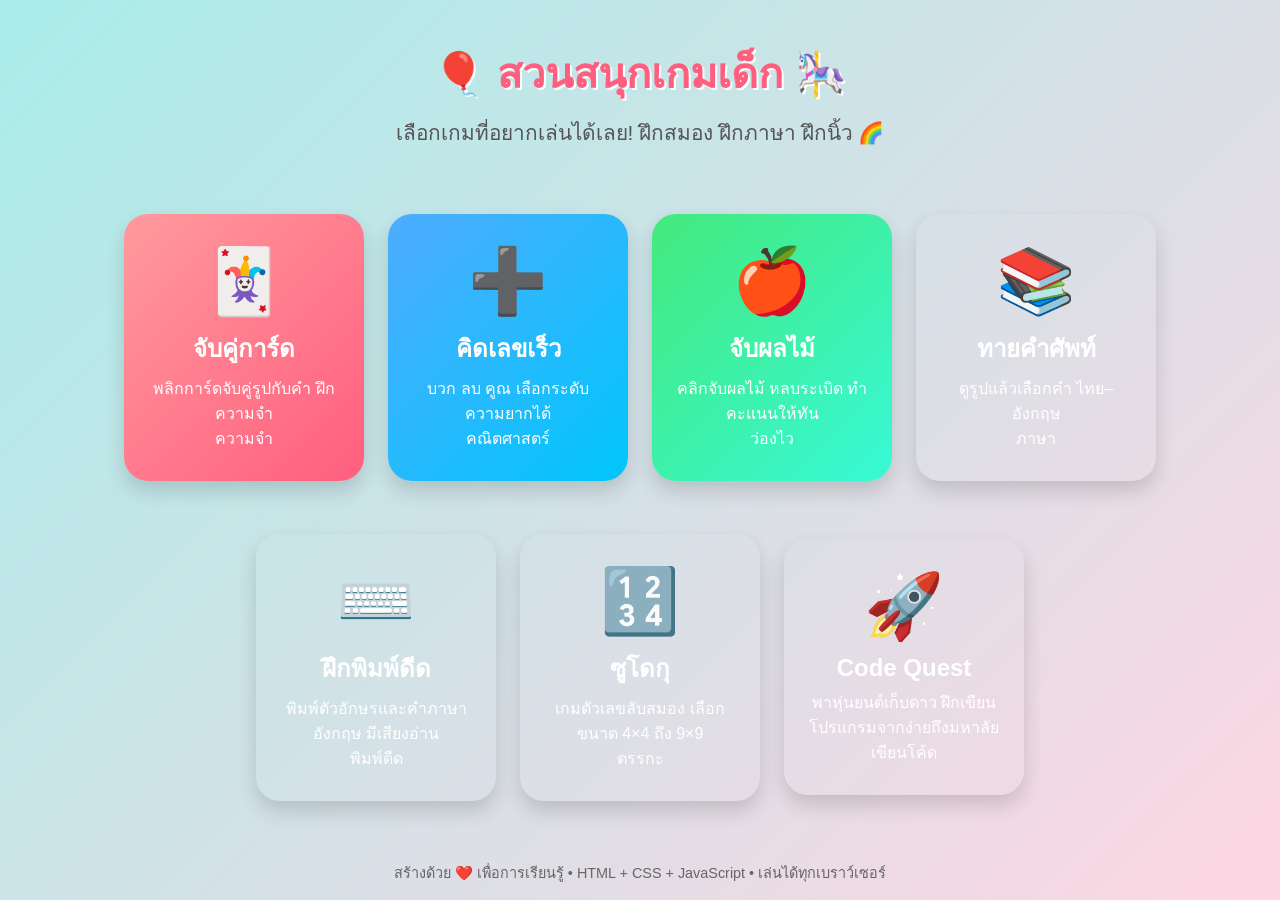
<file: index.html>
<!DOCTYPE html>
<!--
  index.html = หน้าแรก (หน้าเมนู) ของเว็บรวมเกมเด็ก
  เด็กๆ เลือกเกมที่อยากเล่นได้จากการ์ดด้านล่าง
-->
<html lang="th">
<head>
  <meta charset="UTF-8" />
  <meta name="viewport" content="width=device-width, initial-scale=1.0" />
  <title>สวนสนุกเกมเด็ก 🎈 รวมเกมฝึกสมอง</title>
  <meta name="description" content="เว็บรวมเกมฝึกสมองสำหรับเด็ก เล่นได้ฟรีบนเบราว์เซอร์ ทั้งจับคู่ คิดเลข ทายคำศัพท์ พิมพ์ดีด และซูโดกุ" />
  <link rel="stylesheet" href="css/style.css" />
</head>

<body class="home">

  <header class="hero">
    <h1>🎈 สวนสนุกเกมเด็ก 🎠</h1>
    <p class="subtitle">เลือกเกมที่อยากเล่นได้เลย! ฝึกสมอง ฝึกภาษา ฝึกนิ้ว 🌈</p>
  </header>

  <main class="menu">

    <a class="game-card color-1" href="games/memory.html">
      <div class="game-icon">🃏</div>
      <h2>จับคู่การ์ด</h2>
      <p>พลิกการ์ดจับคู่รูปกับคำ ฝึกความจำ</p>
      <span class="tag">ความจำ</span>
    </a>

    <a class="game-card color-2" href="games/math.html">
      <div class="game-icon">➕</div>
      <h2>คิดเลขเร็ว</h2>
      <p>บวก ลบ คูณ เลือกระดับความยากได้</p>
      <span class="tag">คณิตศาสตร์</span>
    </a>

    <a class="game-card color-3" href="games/catch.html">
      <div class="game-icon">🍎</div>
      <h2>จับผลไม้</h2>
      <p>คลิกจับผลไม้ หลบระเบิด ทำคะแนนให้ทัน</p>
      <span class="tag">ว่องไว</span>
    </a>

    <a class="game-card color-4" href="games/quiz.html">
      <div class="game-icon">📚</div>
      <h2>ทายคำศัพท์</h2>
      <p>ดูรูปแล้วเลือกคำ ไทย–อังกฤษ</p>
      <span class="tag">ภาษา</span>
    </a>

    <a class="game-card color-5" href="games/typing.html">
      <div class="game-icon">⌨️</div>
      <h2>ฝึกพิมพ์ดีด</h2>
      <p>พิมพ์ตัวอักษรและคำภาษาอังกฤษ มีเสียงอ่าน</p>
      <span class="tag">พิมพ์ดีด</span>
    </a>

    <a class="game-card color-6" href="games/sudoku.html">
      <div class="game-icon">🔢</div>
      <h2>ซูโดกุ</h2>
      <p>เกมตัวเลขลับสมอง เลือกขนาด 4×4 ถึง 9×9</p>
      <span class="tag">ตรรกะ</span>
    </a>

    <a class="game-card color-7" href="games/codequest.html">
      <div class="game-icon">🚀</div>
      <h2>Code Quest</h2>
      <p>พาหุ่นยนต์เก็บดาว ฝึกเขียนโปรแกรมจากง่ายถึงมหาลัย</p>
      <span class="tag">เขียนโค้ด</span>
    </a>

  </main>

  <footer class="footer">
    <p>สร้างด้วย ❤️ เพื่อการเรียนรู้ • HTML + CSS + JavaScript • เล่นได้ทุกเบราว์เซอร์</p>
  </footer>

</body>
</html>
</file>
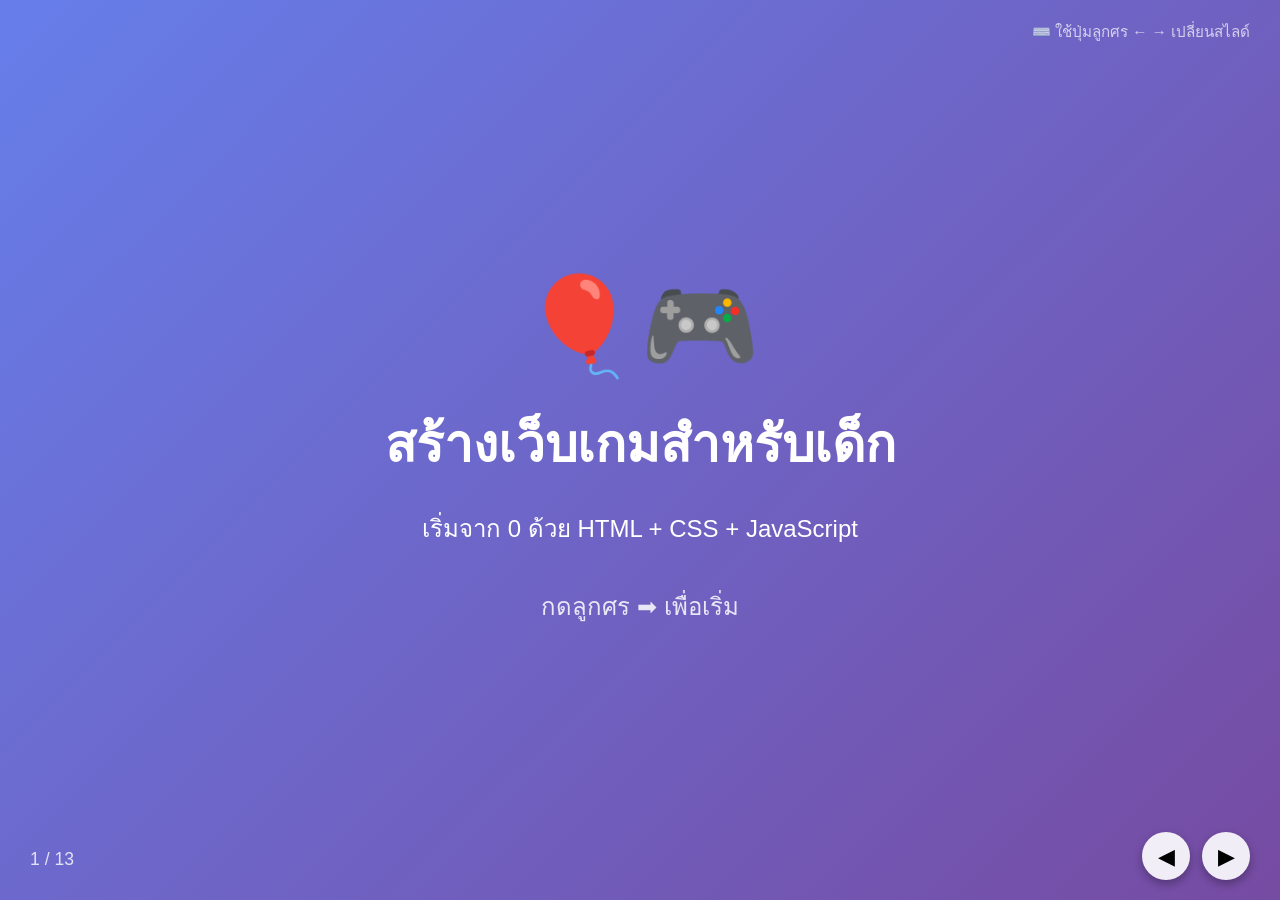
<file: presentation.html>
<!DOCTYPE html>
<!--
  presentation.html = สไลด์นำเสนอสำหรับสอน (ไฟล์เดียวจบ ไม่ต้องลงอะไร)
  วิธีใช้: ดับเบิลคลิกเปิดในเบราว์เซอร์ แล้วกดลูกศร ซ้าย/ขวา เพื่อเปลี่ยนสไลด์
-->
<html lang="th">
<head>
  <meta charset="UTF-8" />
  <meta name="viewport" content="width=device-width, initial-scale=1.0" />
  <title>สไลด์สอน: สร้างเว็บเกมเด็ก</title>
  <style>
    * { margin: 0; padding: 0; box-sizing: border-box; }
    body {
      font-family: "Comic Sans MS", "Segoe UI", "Tahoma", sans-serif;
      background: #1e1e2e;
      color: #fff;
      overflow: hidden;
    }

    /* พื้นที่แสดงสไลด์ */
    .slide {
      display: none;               /* ซ่อนทุกสไลด์ไว้ก่อน */
      width: 100vw;
      height: 100vh;
      padding: 60px 80px;
      flex-direction: column;
      justify-content: center;
      background: linear-gradient(135deg, #667eea 0%, #764ba2 100%);
    }
    .slide.active { display: flex; } /* โชว์เฉพาะสไลด์ที่ active */

    .slide h1 { font-size: 3.2rem; margin-bottom: 20px; }
    .slide h2 { font-size: 2.4rem; margin-bottom: 24px; color: #ffe08a; }
    .slide p, .slide li { font-size: 1.5rem; line-height: 2; }
    .slide ul { margin-left: 40px; }
    .slide .big-emoji { font-size: 6rem; margin-bottom: 20px; }

    .center { align-items: center; text-align: center; }

    code {
      background: rgba(0,0,0,0.35);
      padding: 3px 10px;
      border-radius: 6px;
      font-size: 1.3rem;
      color: #a6f0c6;
    }

    pre {
      background: rgba(0,0,0,0.4);
      padding: 20px 26px;
      border-radius: 12px;
      font-size: 1.15rem;
      line-height: 1.6;
      margin-top: 16px;
      overflow-x: auto;
      color: #a6f0c6;
    }

    /* กล่องเปรียบเทียบ 3 ภาษา */
    .cards { display: flex; gap: 24px; margin-top: 30px; }
    .card-box {
      flex: 1;
      background: rgba(255,255,255,0.15);
      border-radius: 16px;
      padding: 26px;
      text-align: center;
    }
    .card-box .big-emoji { font-size: 3.5rem; margin-bottom: 10px; }
    .card-box h3 { font-size: 1.6rem; margin-bottom: 10px; color: #ffe08a; }
    .card-box p { font-size: 1.15rem; }

    /* แถบควบคุมด้านล่าง */
    .controls {
      position: fixed;
      bottom: 20px;
      right: 30px;
      display: flex;
      gap: 12px;
      align-items: center;
      z-index: 10;
    }
    .controls button {
      background: rgba(255,255,255,0.9);
      border: none;
      width: 48px; height: 48px;
      border-radius: 50%;
      font-size: 1.4rem;
      cursor: pointer;
      box-shadow: 0 4px 10px rgba(0,0,0,0.3);
    }
    .page-num {
      position: fixed;
      bottom: 30px;
      left: 30px;
      font-size: 1.1rem;
      opacity: 0.8;
    }
    .hint {
      position: fixed;
      top: 20px;
      right: 30px;
      font-size: 0.95rem;
      opacity: 0.7;
    }
  </style>
</head>
<body>

  <!-- ================= สไลด์ 1: หน้าปก ================= -->
  <section class="slide active center">
    <div class="big-emoji">🎈🎮</div>
    <h1>สร้างเว็บเกมสำหรับเด็ก</h1>
    <p>เริ่มจาก 0 ด้วย HTML + CSS + JavaScript</p>
    <p style="margin-top:30px; opacity:0.85;">กดลูกศร ➡ เพื่อเริ่ม</p>
  </section>

  <!-- ================= สไลด์ 2: เว็บคืออะไร ================= -->
  <section class="slide">
    <h2>เว็บไซต์ คืออะไร?</h2>
    <p>เว็บไซต์ = หน้าเอกสารที่เปิดดูผ่าน "เบราว์เซอร์" (Chrome, Edge)</p>
    <p style="margin-top:20px;">เว็บ 1 หน้า ประกอบด้วย 3 ส่วนหลัก เหมือนสร้างตุ๊กตา 1 ตัว 👇</p>
  </section>

  <!-- ================= สไลด์ 3: 3 ภาษาของเว็บ ================= -->
  <section class="slide">
    <h2>3 ส่วนของเว็บ</h2>
    <div class="cards">
      <div class="card-box">
        <div class="big-emoji">🦴</div>
        <h3>HTML</h3>
        <p>โครงกระดูก<br/>กำหนดว่ามีอะไรบ้าง</p>
      </div>
      <div class="card-box">
        <div class="big-emoji">👕</div>
        <h3>CSS</h3>
        <p>เสื้อผ้า<br/>กำหนดสีและหน้าตา</p>
      </div>
      <div class="card-box">
        <div class="big-emoji">🧠</div>
        <h3>JavaScript</h3>
        <p>สมอง<br/>ทำให้ขยับและโต้ตอบได้</p>
      </div>
    </div>
  </section>

  <!-- ================= สไลด์ 4: เตรียมเครื่องมือ ================= -->
  <section class="slide">
    <h2>🛠️ เตรียมเครื่องมือ</h2>
    <ul>
      <li>เบราว์เซอร์ (มีอยู่แล้วในเครื่อง)</li>
      <li>โปรแกรมแก้ไขข้อความ — แนะนำ <code>Visual Studio Code</code> (ฟรี)</li>
    </ul>
    <p style="margin-top:24px;">✅ ไม่ต้องติดตั้งภาษาหรือเซิร์ฟเวอร์ใด ๆ เบราว์เซอร์อ่านได้เอง</p>
  </section>

  <!-- ================= สไลด์ 5: โครงสร้างโฟลเดอร์ ================= -->
  <section class="slide">
    <h2>📁 โครงสร้างโปรเจกต์</h2>
    <pre>kids-game-web/
├── index.html        ← หน้าเมนูเลือกเกม
├── css/style.css     ← ไฟล์แต่งหน้าตา
├── js/               ← สมองของแต่ละเกม
│   ├── memory.js
│   ├── math.js
│   └── catch.js
└── games/            ← หน้าเว็บแต่ละเกม
    ├── memory.html
    ├── math.html
    └── catch.html</pre>
  </section>

  <!-- ================= สไลด์ 6: HTML ตัวอย่าง ================= -->
  <section class="slide">
    <h2>🦴 HTML — โครงสร้าง</h2>
    <p>เขียนด้วย "แท็ก" ในเครื่องหมาย &lt; &gt; ส่วนใหญ่มาเป็นคู่ เปิด-ปิด</p>
    <pre>&lt;h1&gt;หัวข้อใหญ่&lt;/h1&gt;
&lt;p&gt;ย่อหน้าข้อความ&lt;/p&gt;
&lt;button&gt;ปุ่มกดได้&lt;/button&gt;</pre>
  </section>

  <!-- ================= สไลด์ 7: CSS ตัวอย่าง ================= -->
  <section class="slide">
    <h2>👕 CSS — ความสวยงาม</h2>
    <p>เลือก element แล้วบอกว่าอยากให้หน้าตาเป็นแบบไหน</p>
    <pre>h1 {
  color: red;        /* สีตัวอักษร */
  font-size: 40px;   /* ขนาด */
}</pre>
  </section>

  <!-- ================= สไลด์ 8: JavaScript ตัวอย่าง ================= -->
  <section class="slide">
    <h2>🧠 JavaScript — การโต้ตอบ</h2>
    <p>หลักการ 3 ขั้น: หา element → รอเหตุการณ์ → เปลี่ยนหน้าเว็บ</p>
    <pre>const btn = document.getElementById("start");

btn.addEventListener("click", function () {
  score = score + 1;   // เพิ่มคะแนน
});</pre>
  </section>

  <!-- ================= สไลด์ 9: เกมทั้ง 3 ================= -->
  <section class="slide">
    <h2>🎮 เกมทั้ง 3 ที่เราสร้าง</h2>
    <div class="cards">
      <div class="card-box">
        <div class="big-emoji">🃏</div>
        <h3>จับคู่การ์ด</h3>
        <p>พลิกหาคู่ที่เหมือนกัน ฝึกความจำ</p>
      </div>
      <div class="card-box">
        <div class="big-emoji">➕</div>
        <h3>บวกเลข</h3>
        <p>เลือกคำตอบที่ถูก ฝึกคิดเลข</p>
      </div>
      <div class="card-box">
        <div class="big-emoji">🍎</div>
        <h3>จับผลไม้</h3>
        <p>คลิกให้ทันเวลา ฝึกปฏิกิริยา</p>
      </div>
    </div>
  </section>

  <!-- ================= สไลด์ 10: วิธีเปิดเว็บ ================= -->
  <section class="slide">
    <h2>▶️ วิธีเปิดดูผลงาน</h2>
    <ul>
      <li><b>ง่ายสุด:</b> ดับเบิลคลิกไฟล์ <code>index.html</code></li>
      <li><b>มืออาชีพ:</b> ใช้ VS Code + ส่วนขยาย <code>Live Server</code></li>
    </ul>
    <p style="margin-top:24px;">แล้วเว็บจะเปิดในเบราว์เซอร์ พร้อมให้เล่นทันที!</p>
  </section>

  <!-- ================= สไลด์ 11: ต่อยอด ================= -->
  <section class="slide">
    <h2>🚀 ลองต่อยอด</h2>
    <ul>
      <li>🟢 เปลี่ยนสี เปลี่ยนรูปสัตว์/ผลไม้</li>
      <li>🟡 เพิ่มเวลา ทำโจทย์เลขให้ยากขึ้น</li>
      <li>🔴 เพิ่มเกมใหม่ เก็บ High Score</li>
    </ul>
    <p style="margin-top:24px;">อ่านรายละเอียดเพิ่มในไฟล์ <code>MANUAL.md</code></p>
  </section>

  <!-- ================= สไลด์ 12: นำขึ้นออนไลน์ ================= -->
  <section class="slide">
    <h2>🌐 นำเว็บขึ้นออนไลน์ (ฟรี)</h2>
    <p>เว็บเราเป็น "เว็บนิ่ง" นำขึ้นโฮสต์ฟรีได้ง่ายมาก เพื่อให้ได้ URL แชร์ได้</p>
    <ul>
      <li><b>Netlify</b> — ง่ายสุด ลากโฟลเดอร์ไปวาง (ฟรี)</li>
      <li><b>GitHub Pages</b> — ฟรี เก็บโค้ดไปด้วย</li>
      <li><b>Vercel / Cloudflare Pages</b> — ฟรี</li>
      <li><b>Azure Static Web Apps</b> — คลาวด์ Microsoft (มีแผน Free)</li>
      <li><b>AWS S3 / Amplify</b> — คลาวด์ Amazon (ถูกมาก)</li>
    </ul>
    <p style="margin-top:20px;">รายละเอียดทีละขั้นในไฟล์ <code>DEPLOY.md</code></p>
  </section>

  <!-- ================= สไลด์ 13: จบ ================= -->
  <section class="slide center">
    <div class="big-emoji">🎉</div>
    <h1>ขอบคุณครับ/ค่ะ</h1>
    <p>ตอนนี้คุณสร้างเว็บเกมเป็นแล้ว และพร้อมสอนคนอื่นต่อได้เลย!</p>
  </section>

  <!-- แถบบอกวิธีใช้และปุ่มควบคุม -->
  <div class="hint">⌨️ ใช้ปุ่มลูกศร ← → เปลี่ยนสไลด์</div>
  <div class="page-num"><span id="current">1</span> / <span id="total">12</span></div>
  <div class="controls">
    <button id="prev">◀</button>
    <button id="next">▶</button>
  </div>

  <script>
    // ===== สคริปต์ควบคุมการเปลี่ยนสไลด์ =====
    const slides = document.querySelectorAll(".slide");
    const currentText = document.getElementById("current");
    const totalText = document.getElementById("total");
    let index = 0;                       // สไลด์ที่กำลังแสดง (เริ่มที่ 0)

    totalText.textContent = slides.length;

    // ฟังก์ชันแสดงสไลด์ตามหมายเลข
    function showSlide(n) {
      // วนไม่ให้เกินขอบเขต
      if (n < 0) n = 0;
      if (n > slides.length - 1) n = slides.length - 1;
      index = n;

      // ซ่อนทุกสไลด์ แล้วโชว์เฉพาะอันที่เลือก
      slides.forEach((s) => s.classList.remove("active"));
      slides[index].classList.add("active");
      currentText.textContent = index + 1;
    }

    // ปุ่มถัดไป / ก่อนหน้า
    document.getElementById("next").addEventListener("click", () => showSlide(index + 1));
    document.getElementById("prev").addEventListener("click", () => showSlide(index - 1));

    // ใช้คีย์บอร์ดลูกศรควบคุมได้ด้วย
    document.addEventListener("keydown", (e) => {
      if (e.key === "ArrowRight") showSlide(index + 1);
      if (e.key === "ArrowLeft") showSlide(index - 1);
    });
  </script>
</body>
</html>
</file>
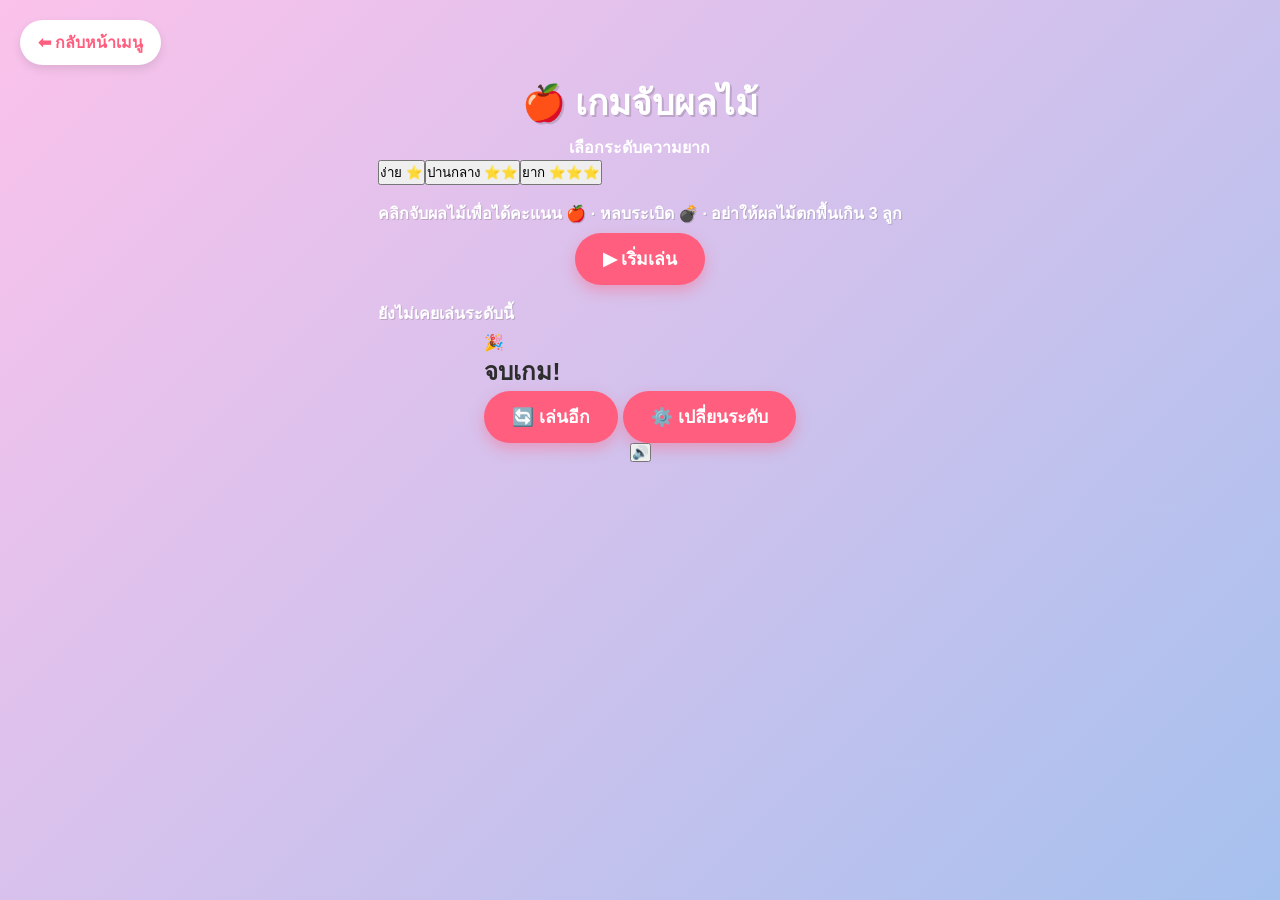
<file: css/catch.html>
<!DOCTYPE html>
<!-- เกมจับผลไม้ - คลิกจับผลไม้ หลบระเบิด มีระดับความยากและชีวิต -->
<html lang="th">
<head>
  <meta charset="UTF-8" />
  <meta name="viewport" content="width=device-width, initial-scale=1.0" />
  <title>เกมจับผลไม้ 🍎</title>
  <link rel="stylesheet" href="../css/style.css" />
</head>

<body class="game-page">

  <a class="back-btn" href="../index.html">⬅ กลับหน้าเมนู</a>
  <h1 class="game-title">🍎 เกมจับผลไม้</h1>

  <!-- ===== หน้าตั้งค่า ===== -->
  <section id="setup">
    <p style="text-align:center;color:#fff;font-weight:bold;">เลือกระดับความยาก</p>
    <div class="option-row" id="levelRow"></div>
    <p class="message" style="font-size:1rem;color:#fff;">
      คลิกจับผลไม้เพื่อได้คะแนน 🍎 · หลบระเบิด 💣 · อย่าให้ผลไม้ตกพื้นเกิน 3 ลูก
    </p>
    <div style="text-align:center;">
      <button class="btn" id="startBtn">▶ เริ่มเล่น</button>
    </div>
    <p class="message" id="bestText" style="font-size:1rem;"></p>
  </section>

  <!-- ===== หน้าเล่น ===== -->
  <section id="play" style="display:none;flex-direction:column;align-items:center;width:100%;">
    <div class="status-bar">
      <span>⭐ คะแนน: <span id="score">0</span></span>
      <span>⏱️ เวลา: <span id="time">40</span></span>
      <span class="hearts" id="hearts">❤️❤️❤️</span>
    </div>
    <div class="catch-area" id="area"></div>
  </section>

  <!-- ===== ผลลัพธ์ ===== -->
  <div class="modal" id="modal">
    <div class="modal-box">
      <div class="modal-emoji" id="modalEmoji">🎉</div>
      <h2 id="modalTitle">จบเกม!</h2>
      <p id="modalText"></p>
      <div class="modal-stars" id="modalStars"></div>
      <div class="modal-buttons">
        <button class="btn" id="againBtn">🔄 เล่นอีก</button>
        <button class="btn btn-ghost" id="menuBtn">⚙️ เปลี่ยนระดับ</button>
      </div>
    </div>
  </div>

  <script src="../js/common.js"></script>
  <script src="../js/catch.js"></script>
</body>
</html>
</file>
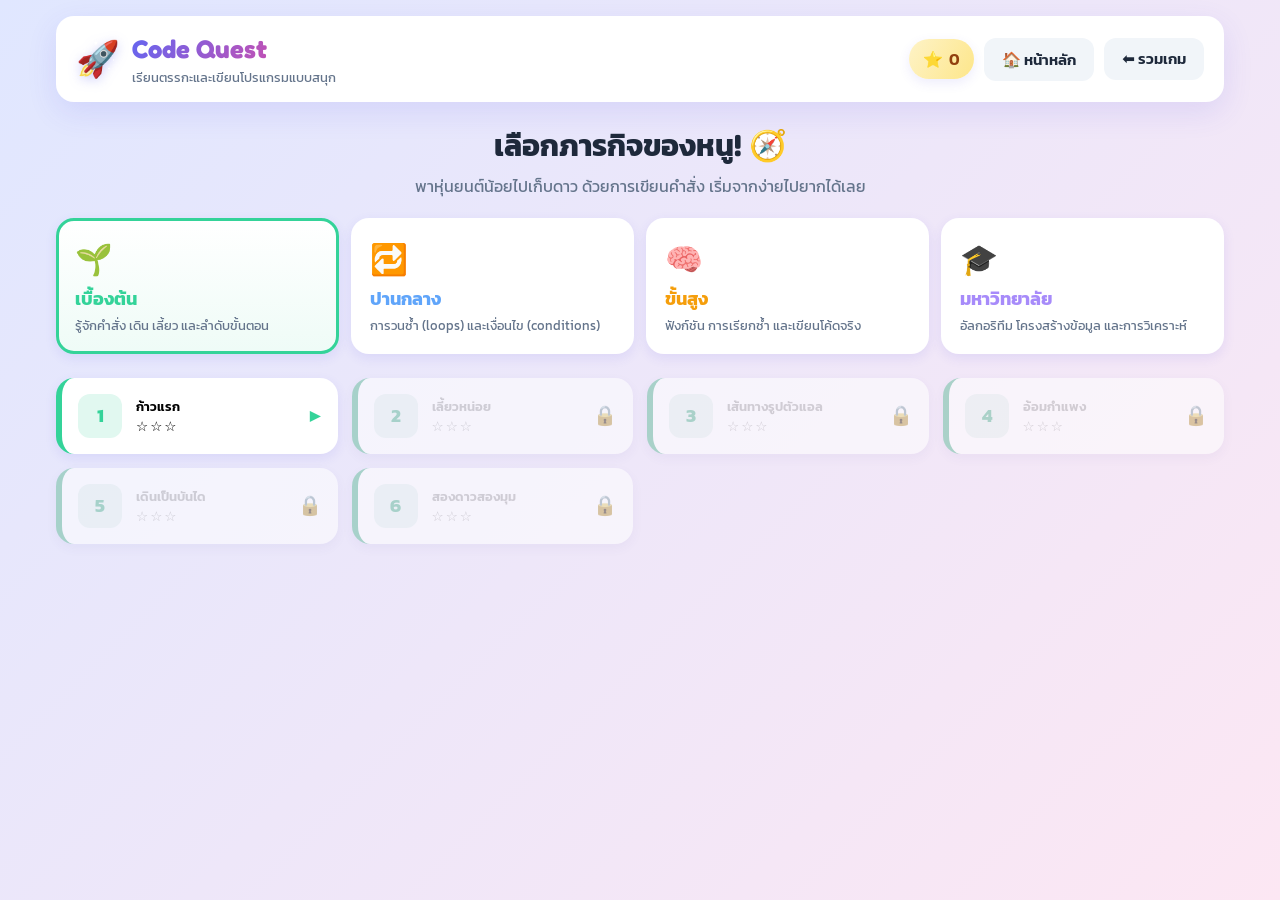
<file: css/codequest.html>
<!DOCTYPE html>
<html lang="th">
<head>
  <meta charset="UTF-8" />
  <meta name="viewport" content="width=device-width, initial-scale=1.0" />
  <meta name="description" content="Code Quest - เกมสอนตรรกะและการเขียนโปรแกรมสำหรับเด็ก ตั้งแต่ระดับเบื้องต้นถึงมหาวิทยาลัย" />
  <meta property="og:title" content="Code Quest 🚀 เกมสอนเขียนโปรแกรมสำหรับเด็ก" />
  <meta property="og:description" content="พาหุ่นยนต์เก็บดาวด้วยการเขียนคำสั่ง เรียนตรรกะและโค้ดตั้งแต่เบื้องต้นถึงมหาวิทยาลัย" />
  <title>Code Quest 🚀 เกมสอนเขียนโปรแกรมสำหรับเด็ก</title>
  <link rel="preconnect" href="https://fonts.googleapis.com" />
  <link rel="preconnect" href="https://fonts.gstatic.com" crossorigin />
  <link href="https://fonts.googleapis.com/css2?family=Fredoka:wght@400;500;600;700&family=Kanit:wght@300;400;500;600;700&family=Fira+Code:wght@400;500;600&display=swap" rel="stylesheet" />
  <style>
/* ===== Code Quest — Styles ===== */
:root {
  --bg: #eef2ff;
  --bg-grad-1: #e0e7ff;
  --bg-grad-2: #fce7f3;
  --panel: #ffffff;
  --ink: #1e293b;
  --ink-soft: #64748b;
  --primary: #6366f1;
  --primary-d: #4f46e5;
  --secondary: #14b8a6;
  --accent: #fbbf24;
  --danger: #ef4444;
  --ok: #22c55e;
  --warn: #f59e0b;
  --radius: 18px;
  --shadow: 0 10px 30px rgba(79, 70, 229, 0.12);
  --shadow-sm: 0 4px 12px rgba(79, 70, 229, 0.1);
}
* { box-sizing: border-box; margin: 0; padding: 0; }
body {
  font-family: "Kanit", "Fredoka", system-ui, sans-serif;
  color: var(--ink);
  background: linear-gradient(135deg, var(--bg-grad-1), var(--bg-grad-2));
  background-attachment: fixed;
  min-height: 100vh;
  line-height: 1.5;
}
.hidden { display: none !important; }
#app { max-width: 1200px; margin: 0 auto; padding: 16px; }
.app-header {
  display: flex; align-items: center; justify-content: space-between;
  gap: 12px; background: var(--panel); padding: 14px 20px;
  border-radius: var(--radius); box-shadow: var(--shadow);
  margin-bottom: 20px; flex-wrap: wrap;
}
.brand { display: flex; align-items: center; gap: 12px; }
.brand-logo { font-size: 2.2rem; filter: drop-shadow(0 3px 6px rgba(99,102,241,0.3)); animation: float 3s ease-in-out infinite; }
@keyframes float { 0%,100% { transform: translateY(0);} 50% { transform: translateY(-6px);} }
.brand-text h1 {
  font-family: "Fredoka","Kanit",sans-serif; font-size: 1.6rem; font-weight: 700;
  background: linear-gradient(120deg, var(--primary), #ec4899);
  -webkit-background-clip: text; background-clip: text; -webkit-text-fill-color: transparent;
}
.brand-text p { font-size: 0.82rem; color: var(--ink-soft); }
.header-actions { display: flex; align-items: center; gap: 10px; }
.stat-chip {
  display: flex; align-items: center; gap: 6px;
  background: linear-gradient(120deg,#fef3c7,#fde68a); color: #92400e;
  font-weight: 600; padding: 8px 14px; border-radius: 999px; box-shadow: var(--shadow-sm);
}
.btn {
  font-family: inherit; font-size: 0.95rem; font-weight: 600; border: none;
  border-radius: 12px; padding: 10px 18px; cursor: pointer;
  transition: transform 0.12s ease, box-shadow 0.12s ease, background 0.2s; color: #fff;
}
.btn:active { transform: scale(0.96); }
.btn:disabled { opacity: 0.45; cursor: not-allowed; }
.btn-primary { background: linear-gradient(120deg, var(--primary), var(--primary-d)); box-shadow: 0 6px 16px rgba(99,102,241,0.4); }
.btn-primary:hover:not(:disabled) { box-shadow: 0 8px 22px rgba(99,102,241,0.55); transform: translateY(-2px); }
.btn-secondary { background: linear-gradient(120deg, var(--secondary), #0d9488); box-shadow: 0 6px 16px rgba(20,184,166,0.35); }
.btn-ghost { background: #f1f5f9; color: var(--ink); }
.btn-ghost:hover:not(:disabled) { background: #e2e8f0; }
.btn-tiny { padding: 4px 10px; font-size: 0.78rem; border-radius: 8px; }
.hero { text-align: center; margin-bottom: 20px; }
.hero h2 { font-family: "Fredoka","Kanit",sans-serif; font-size: 1.9rem; margin-bottom: 6px; }
.hero-sub { color: var(--ink-soft); font-size: 1rem; }
.track-tabs { display: grid; grid-template-columns: repeat(4,1fr); gap: 12px; margin-bottom: 24px; }
.track-tab {
  --track-color: var(--primary); font-family: inherit; text-align: left;
  background: var(--panel); border: 3px solid transparent; border-radius: var(--radius);
  padding: 16px; cursor: pointer; transition: transform 0.15s, box-shadow 0.15s, border-color 0.15s;
  box-shadow: var(--shadow-sm); display: flex; flex-direction: column; gap: 4px;
}
.track-tab:hover { transform: translateY(-4px); box-shadow: var(--shadow); }
.track-tab.active { border-color: var(--track-color); background: linear-gradient(180deg,#fff, color-mix(in srgb, var(--track-color) 8%, #fff)); }
.tab-icon { font-size: 1.9rem; }
.tab-name { font-weight: 700; font-size: 1.1rem; color: var(--track-color); }
.tab-desc { font-size: 0.8rem; color: var(--ink-soft); }
.level-grid { display: grid; grid-template-columns: repeat(auto-fill, minmax(240px,1fr)); gap: 14px; }
.level-card {
  --track-color: var(--primary); font-family: inherit; text-align: left;
  display: flex; align-items: center; gap: 14px; background: var(--panel); border: none;
  border-radius: var(--radius); padding: 16px; cursor: pointer; box-shadow: var(--shadow-sm);
  transition: transform 0.15s, box-shadow 0.15s; border-left: 6px solid var(--track-color);
}
.level-card:hover:not(:disabled) { transform: translateY(-3px); box-shadow: var(--shadow); }
.level-card.locked { opacity: 0.55; cursor: not-allowed; filter: grayscale(0.5); }
.level-card.done { background: linear-gradient(180deg,#fff,#f0fdf4); }
.level-num {
  width: 44px; height: 44px; flex-shrink: 0; display: grid; place-items: center;
  border-radius: 12px; background: color-mix(in srgb, var(--track-color) 15%, #fff);
  color: var(--track-color); font-weight: 700; font-size: 1.2rem;
}
.level-info { flex: 1; }
.level-name { font-weight: 600; }
.level-stars { font-size: 0.85rem; letter-spacing: 2px; }
.go, .lock { font-size: 1.2rem; color: var(--track-color); }
.game-topbar {
  display: flex; align-items: center; justify-content: space-between; gap: 12px;
  background: var(--panel); padding: 12px 16px; border-radius: var(--radius);
  box-shadow: var(--shadow-sm); margin-bottom: 16px;
}
.level-title { display: flex; align-items: center; gap: 10px; flex: 1; justify-content: center; }
.level-title h2 { font-size: 1.15rem; }
.badge { color: #fff; font-size: 0.78rem; font-weight: 600; padding: 4px 12px; border-radius: 999px; }
.level-nav { display: flex; gap: 6px; }
.game-layout { display: grid; grid-template-columns: minmax(0,1fr) minmax(0,1.05fr); gap: 16px; align-items: start; }
.board-panel { background: var(--panel); border-radius: var(--radius); padding: 16px; box-shadow: var(--shadow); position: sticky; top: 12px; }
.board-wrap { width: 100%; display: flex; justify-content: center; background: linear-gradient(135deg,#f8fafc,#eef2ff); border-radius: 14px; padding: 10px; }
#board { width: 100%; max-width: 520px; height: auto; aspect-ratio: 1; border-radius: 10px; }
.board-controls { display: flex; align-items: center; gap: 8px; margin-top: 14px; flex-wrap: wrap; }
.speed-control { display: flex; align-items: center; gap: 6px; font-size: 0.82rem; color: var(--ink-soft); margin-left: auto; }
.speed-control input { accent-color: var(--primary); cursor: pointer; }
.message-bar { margin-top: 12px; padding: 0; border-radius: 12px; font-size: 0.9rem; max-height: 0; overflow: hidden; transition: max-height 0.25s, padding 0.25s; }
.message-bar.show { padding: 12px 14px; max-height: 400px; }
.message-bar.ok { background: #dcfce7; color: #166534; }
.message-bar.warn { background: #fef9c3; color: #854d0e; }
.message-bar.error { background: #fee2e2; color: #991b1b; }
.message-bar.info { background: #e0e7ff; color: #3730a3; }
.code-panel { display: flex; flex-direction: column; gap: 14px; }
.mission-card { background: var(--panel); border-radius: var(--radius); padding: 16px; box-shadow: var(--shadow-sm); border-top: 4px solid var(--primary); }
.mission-card h3 { font-size: 1.05rem; margin-bottom: 6px; }
.mission-goal { display: flex; align-items: center; justify-content: space-between; gap: 10px; margin-top: 10px; font-weight: 600; color: var(--primary-d); flex-wrap: wrap; }
.hint-toggle { cursor: pointer; color: var(--warn); font-size: 0.88rem; user-select: none; background: #fff7ed; padding: 4px 10px; border-radius: 999px; }
.hint-text { margin-top: 10px; padding: 10px 12px; background: #fffbeb; border-left: 3px solid var(--warn); border-radius: 8px; font-size: 0.88rem; color: #92400e; }
.editor { background: var(--panel); border-radius: var(--radius); padding: 16px; box-shadow: var(--shadow-sm); }
.block-editor { display: grid; grid-template-columns: 140px 1fr; gap: 14px; }
.palette h4, .program-head h4, .editor-head h4 { font-size: 0.92rem; margin-bottom: 10px; color: var(--ink-soft); }
.palette-list { display: flex; flex-direction: column; gap: 8px; }
.palette-block {
  font-family: inherit; display: flex; align-items: center; gap: 8px; padding: 10px 12px;
  border: none; border-radius: 12px; background: #eef2ff; color: var(--ink);
  font-weight: 500; font-size: 0.9rem; cursor: pointer; transition: transform 0.1s, background 0.15s; text-align: left;
}
.palette-block:hover { background: #e0e7ff; transform: translateX(3px); }
.palette-block.container { background: #fef3c7; }
.palette-block.container:hover { background: #fde68a; }
.blk-icon { font-size: 1.1rem; }
.program-head { display: flex; justify-content: space-between; align-items: center; }
.program-list, .slot-list { list-style: none; display: flex; flex-direction: column; gap: 8px; min-height: 40px; }
.empty-hint { color: var(--ink-soft); font-size: 0.9rem; padding: 20px; text-align: center; border: 2px dashed #cbd5e1; border-radius: 12px; }
.prog-block { background: #eef2ff; border-radius: 12px; overflow: hidden; animation: pop 0.18s ease; }
@keyframes pop { from { transform: scale(0.9); opacity: 0; } to { transform: scale(1); opacity: 1; } }
.prog-head { display: flex; align-items: center; gap: 8px; padding: 10px 12px; font-weight: 500; }
.blk-label { flex: 1; }
.repeat-counter { display: flex; align-items: center; gap: 4px; background: #fff; border-radius: 8px; padding: 2px; }
.repeat-counter button { width: 24px; height: 24px; border: none; border-radius: 6px; background: var(--primary); color: #fff; cursor: pointer; font-weight: 700; }
.repeat-counter span { min-width: 30px; text-align: center; font-weight: 600; font-size: 0.85rem; }
.blk-del { width: 24px; height: 24px; border: none; border-radius: 6px; background: #fecaca; color: #991b1b; cursor: pointer; font-size: 0.7rem; }
.blk-del:hover { background: var(--danger); color: #fff; }
.prog-body { padding: 0 10px 10px 22px; }
.prog-slot { background: rgba(255,255,255,0.6); border-radius: 10px; padding: 8px; margin-top: 6px; }
.slot-label { font-size: 0.78rem; color: var(--ink-soft); margin-bottom: 4px; font-weight: 600; }
.slot-empty { list-style: none; color: #94a3b8; font-size: 0.82rem; padding: 8px; text-align: center; border: 1.5px dashed #cbd5e1; border-radius: 8px; }
.slot-add-row { display: flex; gap: 5px; margin-top: 6px; flex-wrap: wrap; }
.mini-add { width: 30px; height: 30px; border: none; border-radius: 8px; background: #fff; cursor: pointer; font-size: 0.9rem; box-shadow: var(--shadow-sm); transition: transform 0.1s; }
.mini-add:hover { transform: scale(1.1); }
.editor-head { display: flex; justify-content: space-between; align-items: baseline; gap: 10px; flex-wrap: wrap; }
.editor-api { font-size: 0.75rem; color: var(--ink-soft); font-family: "Fira Code", monospace; }
#codeArea {
  width: 100%; min-height: 300px; margin-top: 10px; padding: 14px;
  border: 2px solid #e2e8f0; border-radius: 12px;
  font-family: "Fira Code","Consolas",monospace; font-size: 0.9rem; line-height: 1.6;
  color: #0f172a; background: #f8fafc; resize: vertical; tab-size: 2;
}
#codeArea:focus { outline: none; border-color: var(--primary); background: #fff; box-shadow: 0 0 0 4px rgba(99,102,241,0.12); }
.modal-overlay { position: fixed; inset: 0; background: rgba(30,41,59,0.6); backdrop-filter: blur(4px); display: grid; place-items: center; z-index: 50; animation: fade 0.2s; }
@keyframes fade { from { opacity: 0; } to { opacity: 1; } }
.modal { background: #fff; border-radius: 24px; padding: 36px 32px; text-align: center; max-width: 380px; width: 90%; box-shadow: 0 20px 60px rgba(0,0,0,0.3); animation: popIn 0.35s cubic-bezier(0.18,0.89,0.32,1.28); }
@keyframes popIn { from { transform: scale(0.6); opacity: 0; } to { transform: scale(1); opacity: 1; } }
.confetti { font-size: 3rem; animation: float 2s ease-in-out infinite; }
.modal h2 { font-family: "Fredoka","Kanit",sans-serif; font-size: 1.8rem; margin: 8px 0; color: var(--primary-d); }
.stars-earned { font-size: 2.6rem; margin: 12px 0; letter-spacing: 6px; animation: pop 0.5s 0.2s both; }
#winSubtitle { color: var(--ink-soft); margin-bottom: 20px; }
.modal-actions { display: flex; gap: 10px; justify-content: center; }
@media (max-width: 900px) {
  .game-layout { grid-template-columns: 1fr; }
  .board-panel { position: static; }
  .track-tabs { grid-template-columns: repeat(2,1fr); }
}
@media (max-width: 560px) {
  #app { padding: 10px; }
  .brand-text h1 { font-size: 1.3rem; }
  .brand-text p { display: none; }
  .track-tabs { grid-template-columns: 1fr; }
  .tab-desc { display: none; }
  .block-editor { grid-template-columns: 1fr; }
  .palette-list { flex-direction: row; flex-wrap: wrap; }
  .palette-block { flex: 1 1 auto; }
  .hero h2 { font-size: 1.4rem; }
  .level-title { flex-direction: column; gap: 2px; }
  .board-controls .btn { flex: 1 1 auto; padding: 10px 12px; font-size: 0.85rem; }
  .speed-control { width: 100%; margin-left: 0; justify-content: space-between; }
}
  </style>
</head>
<body>
  <div id="app">
    <header class="app-header">
      <div class="brand">
        <span class="brand-logo" aria-hidden="true">🚀</span>
        <div class="brand-text">
          <h1>Code Quest</h1>
          <p>เรียนตรรกะและเขียนโปรแกรมแบบสนุก</p>
        </div>
      </div>
      <div class="header-actions">
        <div class="stat-chip" title="คะแนนดาวรวม">
          <span aria-hidden="true">⭐</span>
          <span id="totalStars">0</span>
        </div>
        <button id="btnHome" class="btn btn-ghost" type="button">🏠 หน้าหลัก</button>
        <a href="../index.html" class="btn btn-ghost" style="text-decoration:none;display:inline-flex;align-items:center;">⬅ รวมเกม</a>
      </div>
    </header>

    <main id="viewHome" class="view view-home">
      <section class="hero">
        <h2>เลือกภารกิจของหนู! 🧭</h2>
        <p class="hero-sub">พาหุ่นยนต์น้อยไปเก็บดาว ด้วยการเขียนคำสั่ง เริ่มจากง่ายไปยากได้เลย</p>
      </section>
      <nav class="track-tabs" id="trackTabs" aria-label="เลือกระดับความยาก"></nav>
      <section id="levelGrid" class="level-grid" aria-live="polite"></section>
    </main>

    <main id="viewGame" class="view view-game hidden">
      <div class="game-topbar">
        <button id="btnBack" class="btn btn-ghost" type="button">← กลับ</button>
        <div class="level-title">
          <span id="gameTrackBadge" class="badge">เบื้องต้น</span>
          <h2 id="gameLevelName">ด่าน</h2>
        </div>
        <div class="level-nav">
          <button id="btnPrevLevel" class="btn btn-ghost" type="button" title="ด่านก่อนหน้า">◀</button>
          <button id="btnNextLevel" class="btn btn-ghost" type="button" title="ด่านถัดไป">▶</button>
        </div>
      </div>

      <div class="game-layout">
        <section class="board-panel">
          <div class="board-wrap">
            <canvas id="board" width="480" height="480" role="img" aria-label="กระดานเกม"></canvas>
          </div>
          <div class="board-controls">
            <button id="btnRun" class="btn btn-primary" type="button">▶ รันคำสั่ง</button>
            <button id="btnStep" class="btn btn-secondary" type="button">⏭ ทีละขั้น</button>
            <button id="btnReset" class="btn btn-ghost" type="button">↺ รีเซ็ต</button>
            <label class="speed-control">
              ความเร็ว
              <input id="speed" type="range" min="1" max="10" value="6" />
            </label>
          </div>
          <div id="messageBar" class="message-bar" role="status" aria-live="polite"></div>
        </section>

        <section class="code-panel">
          <div class="mission-card">
            <h3>🎯 ภารกิจ</h3>
            <p id="missionText">คำอธิบายภารกิจ</p>
            <div class="mission-goal">
              <span id="missionGoal"></span>
              <span class="hint-toggle" id="btnHint" role="button" tabindex="0">💡 คำใบ้</span>
            </div>
            <p id="hintText" class="hint-text hidden"></p>
          </div>

          <div id="blockEditor" class="editor block-editor">
            <div class="palette">
              <h4>กล่องคำสั่ง</h4>
              <div id="palette" class="palette-list"></div>
            </div>
            <div class="program">
              <div class="program-head">
                <h4>โปรแกรมของหนู</h4>
                <button id="btnClearBlocks" class="btn btn-tiny btn-ghost" type="button">ล้าง</button>
              </div>
              <ol id="programList" class="program-list" aria-label="ลำดับคำสั่ง"></ol>
            </div>
          </div>

          <div id="textEditor" class="editor text-editor hidden">
            <div class="editor-head">
              <h4>เขียนโค้ด (JavaScript)</h4>
              <span class="editor-api" id="apiHint"></span>
            </div>
            <textarea id="codeArea" spellcheck="false" autocomplete="off"
              placeholder="// เขียนโค้ดของหนูที่นี่"></textarea>
          </div>
        </section>
      </div>
    </main>
  </div>

  <div id="winModal" class="modal-overlay hidden" role="dialog" aria-modal="true" aria-labelledby="winTitle">
    <div class="modal">
      <div class="confetti" aria-hidden="true">🎉</div>
      <h2 id="winTitle">เยี่ยมมาก!</h2>
      <div class="stars-earned" id="starsEarned">⭐⭐⭐</div>
      <p id="winSubtitle">หนูผ่านด่านนี้แล้ว!</p>
      <div class="modal-actions">
        <button id="btnReplay" class="btn btn-ghost" type="button">เล่นอีกครั้ง</button>
        <button id="btnContinue" class="btn btn-primary" type="button">ด่านต่อไป →</button>
      </div>
    </div>
  </div>

  <script>
  "use strict";
  // ============================================================
  //  Code Quest — รวมทุกอย่างไว้ในไฟล์เดียว (เปิดผ่าน file:// ได้)
  // ============================================================
  (function () {

  // ===== ทิศทาง: 0=N(ขึ้น) 1=E(ขวา) 2=S(ลง) 3=W(ซ้าย) =====
  const DX = [0, 1, 0, -1];
  const DY = [-1, 0, 1, 0];

  // ===== helper สร้าง grid จาก string art (. ว่าง, # กำแพง, * ดาว, X หลุม) =====
  function parse(rows) {
    return rows.map((r) =>
      r.split("").map((c) => (c === "#" ? 1 : c === "*" ? 2 : c === "X" ? 3 : 0))
    );
  }

  // ============================================================
  //  LEVELS
  // ============================================================
  const TRACKS = [
    { id: "beginner", name: "เบื้องต้น", icon: "🌱", desc: "รู้จักคำสั่ง เดิน เลี้ยว และลำดับขั้นตอน", mode: "block", color: "#34d399" },
    { id: "intermediate", name: "ปานกลาง", icon: "🔁", desc: "การวนซ้ำ (loops) และเงื่อนไข (conditions)", mode: "block", color: "#60a5fa" },
    { id: "advanced", name: "ขั้นสูง", icon: "🧠", desc: "ฟังก์ชัน การเรียกซ้ำ และเขียนโค้ดจริง", mode: "text", color: "#f59e0b" },
    { id: "university", name: "มหาวิทยาลัย", icon: "🎓", desc: "อัลกอริทึม โครงสร้างข้อมูล และการวิเคราะห์", mode: "text", color: "#a78bfa" },
  ];

  const LEVELS = {
    beginner: [
      { name: "ก้าวแรก", mission: "พาหุ่นยนต์เดินไปเก็บดาว โดยเดินตรงไปข้างหน้า", hint: "ลากคำสั่ง 'เดินหน้า' มา 3 ครั้ง",
        grid: parse(["....", "....", "R..*", "...."]), start: { x: 0, y: 2, dir: 1 }, blocks: ["forward"], optimal: 3 },
      { name: "เลี้ยวหน่อย", mission: "เดินหน้าแล้วเลี้ยวเพื่อไปเก็บดาวด้านบน", hint: "เดินหน้า แล้วเลี้ยวซ้าย แล้วเดินหน้า",
        grid: parse(["..*.", "....", "R...", "...."]), start: { x: 0, y: 2, dir: 1 }, blocks: ["forward", "left", "right"], optimal: 5 },
      { name: "เส้นทางรูปตัวแอล", mission: "เดินตามเส้นทางไปเก็บดาวที่มุม", hint: "เดินหน้า 2 ครั้ง เลี้ยวขวา เดินหน้า 2 ครั้ง",
        grid: parse(["R...", "....", "....", "..*."]), start: { x: 0, y: 0, dir: 2 }, blocks: ["forward", "left", "right"], optimal: 6 },
      { name: "อ้อมกำแพง", mission: "มีกำแพงขวางอยู่ หาทางอ้อมไปเก็บดาว", hint: "เดินหน้า เลี้ยว เพื่ออ้อมกำแพงสีเทา",
        grid: parse(["R.#.", ".##.", "....", "...*"]), start: { x: 0, y: 0, dir: 2 }, blocks: ["forward", "left", "right"], optimal: 7 },
      { name: "เดินเป็นบันได", mission: "เดินสลับขึ้น-ขวา เป็นขั้นบันได ไปเก็บดาว", hint: "เดินหน้า เลี้ยว เดินหน้า เลี้ยว สลับกันไป",
        grid: parse(["...*", "..#.", ".##.", "R##."]), start: { x: 0, y: 3, dir: 0 }, blocks: ["forward", "left", "right"], optimal: 7 },
      { name: "สองดาวสองมุม", mission: "เก็บดาวสองดวงที่อยู่คนละมุม", hint: "เดินไปเก็บดวงแรก แล้วเลี้ยวไปเก็บอีกดวง",
        grid: parse(["R..*", "....", "....", "*..."]), start: { x: 0, y: 0, dir: 2 }, blocks: ["forward", "left", "right"], optimal: 10 },
    ],
    intermediate: [
      { name: "ทางยาว ใช้ลูป", mission: "เดินทางตรงยาวๆ ลองใช้คำสั่ง 'ทำซ้ำ' ให้โปรแกรมสั้นลง", hint: "ใส่ 'เดินหน้า' ในกล่อง 'ทำซ้ำ 5 ครั้ง'",
        grid: parse(["......", "R....*", "......"]), start: { x: 0, y: 1, dir: 1 }, blocks: ["forward", "left", "right", "repeat"], optimal: 5 },
      { name: "เก็บดาวหลายดวง", mission: "เก็บดาวให้ครบทุกดวงบนเส้นทาง", hint: "ใช้ 'ทำซ้ำ' เดินเก็บทีละดวง",
        grid: parse(["R*.*.*"]), start: { x: 0, y: 0, dir: 1 }, blocks: ["forward", "left", "right", "repeat"], optimal: 5 },
      { name: "เดินจนชนกำแพง", mission: "เดินหน้าเก็บดาวไปเรื่อยๆ จนกว่าจะเจอกำแพงข้างหน้า", hint: "ใช้ 'ทำซ้ำจนกว่า...ทางตันข้างหน้า' ครอบ 'เดินหน้า'",
        grid: parse(["R.*.*#"]), start: { x: 0, y: 0, dir: 1 }, blocks: ["forward", "left", "right", "repeat", "until"], optimal: 2 },
      { name: "เลือกทางด้วยเงื่อนไข", mission: "ใช้เงื่อนไข 'ถ้ามีทางข้างหน้า' เพื่อเดินตามเขาวงกต", hint: "ทำซ้ำ: ถ้ามีทางข้างหน้า ให้เดินหน้า ไม่งั้นเลี้ยวขวา",
        grid: parse(["R.#..", "..#.#", "..#.#", ".....", "####*"]), start: { x: 0, y: 0, dir: 2 }, blocks: ["forward", "left", "right", "repeat", "until", "ifPath"], optimal: 8 },
      { name: "เดินรอบสี่เหลี่ยม", mission: "ใช้ 'ทำซ้ำ' เดินรอบขอบกระดานเก็บดาวทั้ง 4 มุม", hint: "ทำซ้ำ 4 ครั้ง { เดินหน้า 2, เลี้ยวขวา }",
        grid: parse(["R.*", "...", "*.*"]), start: { x: 0, y: 0, dir: 1 }, blocks: ["forward", "left", "right", "repeat"], optimal: 3 },
      { name: "ลูปซ้อนลูป", mission: "เก็บดาวที่วางเป็นแถวยาว ลองใช้ 'ทำซ้ำ' ให้โปรแกรมสั้นที่สุด", hint: "ทำซ้ำ 8 ครั้ง { เดินหน้า }",
        grid: parse(["R*.*.*.*."]), start: { x: 0, y: 0, dir: 1 }, blocks: ["forward", "left", "right", "repeat"], optimal: 2 },
      { name: "เขาวงกตวน", mission: "ใช้กฎ 'ถ้ามีทางเดินต่อ ไม่งั้นเลี้ยว' พาหุ่นออกจากเขาวงกต", hint: "ทำซ้ำจนถึงเป้า: ถ้ามีทางข้างหน้าเดินหน้า ไม่งั้นเลี้ยวขวา",
        grid: parse([".....", ".###.", ".#R#.", ".#.#.", "...#*"]), start: { x: 2, y: 2, dir: 0 }, blocks: ["forward", "left", "right", "repeat", "until", "ifPath"], optimal: 8 },
    ],
    advanced: [
      { name: "เขียนโค้ดครั้งแรก", mission: "ใช้ฟังก์ชัน forward() และ turnLeft() เดินไปเก็บดาว", hint: "เดินลงก่อน แล้ว turnLeft() เพื่อหันไปทางขวา แล้วเดินต่อ",
        grid: parse(["R...", "....", "...*"]), start: { x: 0, y: 0, dir: 2 }, api: ["forward()", "turnLeft()", "turnRight()"],
        starter: "// พาหุ่นไปเก็บดาว\nforward();\nforward();\nturnLeft();\nforward();\nforward();\nforward();", optimal: 6 },
      { name: "ลูปด้วย for", mission: "ใช้ for loop เดินเก็บดาวที่เรียงกันเป็นแถวยาว", hint: "for (let i = 0; i < 6; i++) { forward(); }",
        grid: parse(["R......*"]), start: { x: 0, y: 0, dir: 1 }, api: ["forward()", "turnLeft()", "turnRight()"],
        starter: "// เดินเก็บดาวปลายทาง\nfor (let i = 0; i < 6; i++) {\n  forward();\n}\nforward();", optimal: 7 },
      { name: "เดินตามผนัง (while)", mission: "ใช้ while loop และ canForward() เดินจนสุดทาง", hint: "while (canForward()) { forward(); }",
        grid: parse(["R.....*", "######"]), start: { x: 0, y: 0, dir: 1 }, api: ["forward()", "turnLeft()", "turnRight()", "canForward()", "atGoal()"],
        starter: "// เดินไปเรื่อยๆ จนสุดทาง\nwhile (canForward()) {\n  forward();\n}", optimal: 6 },
      { name: "ฟังก์ชันของตัวเอง", mission: "สร้างฟังก์ชัน goSide() แล้วเรียกใช้เพื่อเดินเป็นสี่เหลี่ยม เก็บดาว 4 มุม", hint: "function goSide(){ forward(); forward(); turnRight(); } เรียก 4 ครั้ง",
        grid: parse(["R.*", "...", "*.*"]), start: { x: 0, y: 0, dir: 1 }, api: ["forward()", "turnLeft()", "turnRight()", "canForward()"],
        starter: "// เก็บดาวรอบๆ\nfunction goSide() {\n  forward();\n  forward();\n  turnRight();\n}\nfor (let i = 0; i < 4; i++) {\n  goSide();\n}", optimal: 12 },
      { name: "การเรียกซ้ำ (recursion)", mission: "เขียนฟังก์ชันแบบเรียกตัวเอง (recursion) เพื่อเดินจนถึงเป้าหมาย", hint: "function walk(){ if(atGoal()) return; forward(); walk(); }",
        grid: parse(["R.......*"]), start: { x: 0, y: 0, dir: 1 }, api: ["forward()", "turnLeft()", "turnRight()", "canForward()", "atGoal()"],
        starter: "// เดินด้วย recursion\nfunction walk() {\n  if (atGoal()) return;\n  forward();\n  walk();\n}\nwalk();", optimal: 8 },
      { name: "เดินตามเขาวงกต (algorithm)", mission: "ใช้ while + canForward() + เลี้ยว เขียนโปรแกรมพาหุ่นออกจากทางโค้ง", hint: "while(!atGoal()){ if(canForward()) forward(); else turnLeft(); }",
        grid: parse(["R....", "####.", "...#.", ".#.#.", ".#..*"].map((r) => r.padEnd(5, "."))), start: { x: 0, y: 0, dir: 1 },
        api: ["forward()", "turnLeft()", "turnRight()", "canForward()", "atGoal()"],
        starter: "// พาหุ่นออกจากเขาวงกต\nlet guard = 0;\nwhile (!atGoal() && guard < 100) {\n  if (canForward()) {\n    forward();\n  } else {\n    turnRight();\n  }\n  guard++;\n}", optimal: 20 },
      { name: "เดินเป็นเกลียว (nested loop)", mission: "ใช้ลูปซ้อนลูปเดินเก็บดาวที่เรียงเป็นตาราง 3x3", hint: "for(row){ for(col) forward(); กลับหัวแถวถัดไป }",
        grid: parse(["***", "***", "***"]), start: { x: 0, y: 0, dir: 1 },
        api: ["forward()", "turnLeft()", "turnRight()", "canForward()", "atGoal()"],
        starter: "// เก็บดาวทั้งตาราง 3x3 (เดินแบบงูเลื้อย)\nfunction snake() {\n  for (let row = 0; row < 3; row++) {\n    for (let i = 0; i < 2; i++) forward();\n    if (row < 2) {\n      // เลี้ยวลงแถวถัดไป สลับซ้าย/ขวา\n      if (row % 2 === 0) { turnRight(); forward(); turnRight(); }\n      else { turnLeft(); forward(); turnLeft(); }\n    }\n  }\n}\nsnake();", optimal: 14 },
    ],
    university: [
      { name: "ตามผนังขวา (Wall Follower)", mission: "ใช้อัลกอริทึม 'มือขวาแตะผนัง' ออกจากเขาวงกตให้ได้", hint: "ทุกก้าว: ลองเลี้ยวขวาก่อน ถ้าไปได้ก็ไป ไม่งั้นลองตรง แล้วค่อยเลี้ยวซ้าย",
        grid: parse(["R.###", ".#...", ".#.#.", ".#.#.", "...#*"]), start: { x: 0, y: 0, dir: 2 }, api: ["forward()", "turnLeft()", "turnRight()", "canForward()", "atGoal()"],
        starter: "// Wall follower (มือขวาแตะผนัง)\nlet steps = 0;\nwhile (!atGoal() && steps < 200) {\n  turnRight();\n  if (canForward()) {\n    forward();\n  } else {\n    turnLeft();\n    if (canForward()) {\n      forward();\n    } else {\n      turnLeft();\n    }\n  }\n  steps++;\n}", optimal: 40 },
      { name: "เรียงลำดับ (Bubble Sort)", mission: "เขียน bubbleSort(arr) ให้คืนอาร์เรย์ที่เรียงจากน้อยไปมาก แล้วหุ่นจะเดินไปเก็บดาว", hint: "วนสองชั้น สลับค่าเมื่อ arr[j] > arr[j+1]. คืนค่าที่เรียงแล้ว",
        type: "algorithm", grid: parse(["R..*"]), start: { x: 0, y: 0, dir: 1 },
        test: { fn: "bubbleSort", cases: [ { in: [[3, 1, 2]], out: [1, 2, 3] }, { in: [[5, 4, 3, 2, 1]], out: [1, 2, 3, 4, 5] }, { in: [[]], out: [] }, { in: [[9, 9, 1, 0]], out: [0, 1, 9, 9] } ] },
        starter: "// เรียงจากน้อยไปมาก แล้ว return\nfunction bubbleSort(arr) {\n  // เขียนโค้ดของหนูที่นี่\n  return arr;\n}", optimal: 0 },
      { name: "ค้นหาแบบไบนารี (Binary Search)", mission: "เขียน binarySearch(arr, target) คืน index ของ target (หรือ -1 ถ้าไม่มี) บนอาร์เรย์ที่เรียงแล้ว", hint: "ใช้ lo, hi และ mid = Math.floor((lo+hi)/2) ตัดครึ่งไปเรื่อยๆ",
        type: "algorithm", grid: parse(["R..*"]), start: { x: 0, y: 0, dir: 1 },
        test: { fn: "binarySearch", cases: [ { in: [[1, 2, 3, 4, 5], 4], out: 3 }, { in: [[1, 2, 3, 4, 5], 1], out: 0 }, { in: [[1, 3, 5, 7], 6], out: -1 }, { in: [[10], 10], out: 0 }, { in: [[], 5], out: -1 } ] },
        starter: "// คืน index ของ target หรือ -1\nfunction binarySearch(arr, target) {\n  // เขียนโค้ดของหนูที่นี่\n  return -1;\n}", optimal: 0 },
      { name: "เลขฟีโบนักชี (Fibonacci)", mission: "เขียน fib(n) คืนเลขฟีโบนักชีตัวที่ n (fib(0)=0, fib(1)=1)", hint: "ใช้ลูปเก็บสองค่าก่อนหน้า หรือใช้ recursion + memo",
        type: "algorithm", grid: parse(["R..*"]), start: { x: 0, y: 0, dir: 1 },
        test: { fn: "fib", cases: [ { in: [0], out: 0 }, { in: [1], out: 1 }, { in: [7], out: 13 }, { in: [10], out: 55 }, { in: [20], out: 6765 } ] },
        starter: "// คืนเลขฟีโบนักชีตัวที่ n\nfunction fib(n) {\n  // เขียนโค้ดของหนูที่นี่\n  return 0;\n}", optimal: 0 },
      { name: "ค้นหาเส้นทางสั้นสุด (BFS)", mission: "เขียน shortestPath(maze, start, goal) คืนจำนวนก้าวสั้นสุด (maze: 0 เดินได้, 1 กำแพง)", hint: "ใช้ BFS: คิว เก็บ (x,y,dist) เดิน 4 ทิศ อย่าเดินซ้ำ",
        type: "algorithm", grid: parse(["R..*"]), start: { x: 0, y: 0, dir: 1 },
        test: { fn: "shortestPath", cases: [
          { in: [[[0,0,0],[1,1,0],[0,0,0]], [0,0], [2,0]], out: 6 },
          { in: [[[0,0],[0,0]], [0,0], [1,1]], out: 2 },
          { in: [[[0,1],[1,0]], [0,0], [1,1]], out: -1 },
        ] },
        starter: "// คืนจำนวนก้าวสั้นสุดจาก start ไป goal, ถ้าไปไม่ได้คืน -1\n// start/goal เป็น [row, col]\nfunction shortestPath(maze, start, goal) {\n  // เขียนโค้ดของหนูที่นี่ (BFS)\n  return -1;\n}", optimal: 0 },
      { name: "ตรวจจำนวนเฉพาะ (Prime)", mission: "เขียน isPrime(n) คืน true ถ้า n เป็นจำนวนเฉพาะ ไม่งั้น false", hint: "n<2 ไม่ใช่. ลองหารด้วย 2..√n ถ้าหารลงตัวก็ไม่ใช่",
        type: "algorithm", grid: parse(["R..*"]), start: { x: 0, y: 0, dir: 1 },
        test: { fn: "isPrime", cases: [ { in: [1], out: false }, { in: [2], out: true }, { in: [17], out: true }, { in: [18], out: false }, { in: [97], out: true }, { in: [1], out: false }, { in: [0], out: false } ] },
        starter: "// คืน true ถ้า n เป็นจำนวนเฉพาะ\nfunction isPrime(n) {\n  // เขียนโค้ดของหนูที่นี่\n  return false;\n}", optimal: 0 },
      { name: "กลับด้านข้อความ (Reverse)", mission: "เขียน reverse(str) คืนข้อความที่กลับตัวอักษรจากหลังมาหน้า", hint: "วนจากตัวสุดท้ายมาตัวแรก หรือใช้ split/reverse/join",
        type: "algorithm", grid: parse(["R..*"]), start: { x: 0, y: 0, dir: 1 },
        test: { fn: "reverse", cases: [ { in: ["abc"], out: "cba" }, { in: ["hello"], out: "olleh" }, { in: [""], out: "" }, { in: ["k"], out: "k" }, { in: ["1234"], out: "4321" } ] },
        starter: "// คืนข้อความกลับด้าน\nfunction reverse(str) {\n  // เขียนโค้ดของหนูที่นี่\n  return str;\n}", optimal: 0 },
      { name: "ห.ร.ม. (GCD)", mission: "เขียน gcd(a, b) คืนตัวหารร่วมมากของ a และ b (ใช้อัลกอริทึมยุคลิด)", hint: "gcd(a,b) = gcd(b, a mod b) จนกว่า b=0 แล้วคืน a",
        type: "algorithm", grid: parse(["R..*"]), start: { x: 0, y: 0, dir: 1 },
        test: { fn: "gcd", cases: [ { in: [12, 8], out: 4 }, { in: [48, 36], out: 12 }, { in: [17, 5], out: 1 }, { in: [100, 10], out: 10 }, { in: [7, 0], out: 7 } ] },
        starter: "// คืนตัวหารร่วมมากของ a, b\nfunction gcd(a, b) {\n  // เขียนโค้ดของหนูที่นี่\n  return 1;\n}", optimal: 0 },
      { name: "ผลรวมย่อยมากสุด (Kadane)", mission: "เขียน maxSubArray(arr) คืนผลรวมของช่วงต่อเนื่องที่มากที่สุด (อัลกอริทึม Kadane)", hint: "cur = max(x, cur+x); best = max(best, cur) ไล่ทีละตัว",
        type: "algorithm", grid: parse(["R..*"]), start: { x: 0, y: 0, dir: 1 },
        test: { fn: "maxSubArray", cases: [ { in: [[-2,1,-3,4,-1,2,1,-5,4]], out: 6 }, { in: [[1,2,3]], out: 6 }, { in: [[-1,-2,-3]], out: -1 }, { in: [[5]], out: 5 }, { in: [[-2,-1]], out: -1 } ] },
        starter: "// คืนผลรวมช่วงต่อเนื่องที่มากที่สุด\nfunction maxSubArray(arr) {\n  // เขียนโค้ดของหนูที่นี่\n  return 0;\n}", optimal: 0 },
    ],
  };

  // ============================================================
  //  ENGINE
  // ============================================================
  class GameEngine {
    constructor(canvas) {
      this.canvas = canvas;
      this.ctx = canvas.getContext("2d");
      this.level = null;
      this.reset();
    }
    load(level) {
      this.level = level;
      this.baseGrid = level.grid.map((row) => row.slice());
      this.totalStars = this.countStars(this.baseGrid);
      this.reset();
    }
    countStars(grid) { let n = 0; for (const row of grid) for (const c of row) if (c === 2) n++; return n; }
    reset() {
      if (!this.level) return;
      this.grid = this.baseGrid.map((row) => row.slice());
      this.robot = Object.assign({}, this.level.start);
      this.collected = 0;
      this.crashed = false;
      this.trail = [];
      this.draw();
    }
    get rows() { return this.grid.length; }
    get cols() { return this.grid[0].length; }
    inBounds(x, y) { return x >= 0 && y >= 0 && x < this.cols && y < this.rows; }
    canForward() {
      const nx = this.robot.x + DX[this.robot.dir], ny = this.robot.y + DY[this.robot.dir];
      return this.inBounds(nx, ny) && this.grid[ny][nx] !== 1 && this.grid[ny][nx] !== 3;
    }
    atGoal() { return this.collected >= this.totalStars && this.totalStars > 0; }
    forward() {
      if (this.crashed) return false;
      const nx = this.robot.x + DX[this.robot.dir], ny = this.robot.y + DY[this.robot.dir];
      if (!this.inBounds(nx, ny) || this.grid[ny][nx] === 1) { this.crashed = true; return false; }
      this.robot.x = nx; this.robot.y = ny; this.trail.push({ x: nx, y: ny });
      if (this.grid[ny][nx] === 2) { this.grid[ny][nx] = 0; this.collected++; }
      if (this.grid[ny][nx] === 3) { this.crashed = true; return false; }
      return true;
    }
    turnLeft() { this.robot.dir = (this.robot.dir + 3) % 4; return true; }
    turnRight() { this.robot.dir = (this.robot.dir + 1) % 4; return true; }
    draw() {
      const ctx = this.ctx, W = this.canvas.width, H = this.canvas.height;
      ctx.clearRect(0, 0, W, H);
      if (!this.grid) return;
      const cell = Math.floor(Math.min(W / this.cols, H / this.rows));
      const ox = Math.floor((W - cell * this.cols) / 2);
      const oy = Math.floor((H - cell * this.rows) / 2);
      this._cell = cell; this._ox = ox; this._oy = oy;
      for (const t of this.trail) {
        ctx.fillStyle = "rgba(96,165,250,0.18)";
        this.roundRect(ox + t.x * cell + 3, oy + t.y * cell + 3, cell - 6, cell - 6, 8); ctx.fill();
      }
      for (let y = 0; y < this.rows; y++) {
        for (let x = 0; x < this.cols; x++) {
          const px = ox + x * cell, py = oy + y * cell, type = this.grid[y][x];
          ctx.fillStyle = (x + y) % 2 === 0 ? "#f8fafc" : "#eef2ff";
          this.roundRect(px + 1, py + 1, cell - 2, cell - 2, 6); ctx.fill();
          if (type === 1) {
            ctx.fillStyle = "#64748b"; this.roundRect(px + 2, py + 2, cell - 4, cell - 4, 8); ctx.fill();
            ctx.fillStyle = "rgba(255,255,255,0.15)"; this.roundRect(px + 4, py + 4, cell - 8, (cell - 8) / 2, 6); ctx.fill();
          } else if (type === 2) {
            this.drawStar(px + cell / 2, py + cell / 2, cell * 0.28, "#fbbf24");
          } else if (type === 3) {
            ctx.fillStyle = "#1e293b"; ctx.beginPath();
            ctx.ellipse(px + cell / 2, py + cell / 2, cell * 0.32, cell * 0.32, 0, 0, Math.PI * 2); ctx.fill();
          }
        }
      }
      this.drawRobot();
    }
    drawRobot() {
      const ctx = this.ctx, cell = this._cell;
      const cx = this._ox + this.robot.x * cell + cell / 2;
      const cy = this._oy + this.robot.y * cell + cell / 2;
      const r = cell * 0.34;
      ctx.save(); ctx.translate(cx, cy); ctx.rotate((this.robot.dir * Math.PI) / 2);
      ctx.fillStyle = this.crashed ? "#ef4444" : "#6366f1";
      this.roundRect(-r, -r, r * 2, r * 2, 10); ctx.fill();
      ctx.fillStyle = "#fff"; ctx.beginPath();
      ctx.moveTo(0, -r * 0.62); ctx.lineTo(r * 0.42, r * 0.1); ctx.lineTo(-r * 0.42, r * 0.1); ctx.closePath(); ctx.fill();
      ctx.fillStyle = "#312e81"; ctx.beginPath();
      ctx.arc(-r * 0.28, r * 0.35, r * 0.13, 0, Math.PI * 2);
      ctx.arc(r * 0.28, r * 0.35, r * 0.13, 0, Math.PI * 2); ctx.fill();
      ctx.restore();
    }
    drawStar(cx, cy, radius, color) {
      const ctx = this.ctx; ctx.save(); ctx.translate(cx, cy); ctx.fillStyle = color; ctx.beginPath();
      for (let i = 0; i < 5; i++) {
        const a = (Math.PI / 5) * (2 * i) - Math.PI / 2, a2 = a + Math.PI / 5;
        ctx.lineTo(Math.cos(a) * radius, Math.sin(a) * radius);
        ctx.lineTo(Math.cos(a2) * radius * 0.45, Math.sin(a2) * radius * 0.45);
      }
      ctx.closePath(); ctx.fill(); ctx.strokeStyle = "#f59e0b"; ctx.lineWidth = 2; ctx.stroke(); ctx.restore();
    }
    roundRect(x, y, w, h, r) {
      const ctx = this.ctx; ctx.beginPath(); ctx.moveTo(x + r, y);
      ctx.arcTo(x + w, y, x + w, y + h, r); ctx.arcTo(x + w, y + h, x, y + h, r);
      ctx.arcTo(x, y + h, x, y, r); ctx.arcTo(x, y, x + w, y, r); ctx.closePath();
    }
  }

  // ============================================================
  //  INTERPRETER
  // ============================================================
  const MAX_ACTIONS = 2000;
  class Sim {
    constructor(level) {
      this.grid = level.grid.map((r) => r.slice());
      this.robot = Object.assign({}, level.start);
      this.rows = this.grid.length; this.cols = this.grid[0].length;
      this.actions = []; this.collected = 0; this.crashed = false; this.totalStars = 0;
      for (const row of this.grid) for (const c of row) if (c === 2) this.totalStars++;
    }
    inBounds(x, y) { return x >= 0 && y >= 0 && x < this.cols && y < this.rows; }
    canForward() {
      const nx = this.robot.x + DX[this.robot.dir], ny = this.robot.y + DY[this.robot.dir];
      return this.inBounds(nx, ny) && this.grid[ny][nx] !== 1 && this.grid[ny][nx] !== 3;
    }
    atGoal() { return this.totalStars > 0 && this.collected >= this.totalStars; }
    forward() {
      this.actions.push("forward");
      if (this.crashed) return;
      const nx = this.robot.x + DX[this.robot.dir], ny = this.robot.y + DY[this.robot.dir];
      if (!this.inBounds(nx, ny) || this.grid[ny][nx] === 1) { this.crashed = true; return; }
      this.robot.x = nx; this.robot.y = ny;
      if (this.grid[ny][nx] === 2) { this.grid[ny][nx] = 0; this.collected++; }
      if (this.grid[ny][nx] === 3) { this.crashed = true; }
    }
    left() { this.actions.push("left"); this.robot.dir = (this.robot.dir + 3) % 4; }
    right() { this.actions.push("right"); this.robot.dir = (this.robot.dir + 1) % 4; }
  }

  function runBlocks(level, blocks) {
    const sim = new Sim(level); let guard = 0;
    function exec(list) {
      for (const node of list) {
        if (sim.actions.length > MAX_ACTIONS || sim.crashed) return;
        switch (node.type) {
          case "forward": sim.forward(); break;
          case "left": sim.left(); break;
          case "right": sim.right(); break;
          case "repeat":
            for (let i = 0; i < (node.times || 0); i++) {
              if (sim.actions.length > MAX_ACTIONS) return;
              exec(node.body || []);
            }
            break;
          case "until":
            while (sim.canForward() && !sim.crashed) {
              if (guard++ > MAX_ACTIONS) return;
              exec(node.body || []);
            }
            break;
          case "ifPath":
            if (sim.canForward()) exec(node.body || []);
            else exec(node.elseBody || []);
            break;
        }
      }
    }
    exec(blocks);
    return { actions: sim.actions, collected: sim.collected, total: sim.totalStars, crashed: sim.crashed };
  }

  function runText(level, code) {
    const sim = new Sim(level); let steps = 0;
    function guardStep() { if (++steps > MAX_ACTIONS) throw new Error("โปรแกรมทำงานนานเกินไป (อาจมีลูปไม่รู้จบ)"); }
    const api = {
      forward: () => { guardStep(); sim.forward(); },
      turnLeft: () => { guardStep(); sim.left(); },
      turnRight: () => { guardStep(); sim.right(); },
      canForward: () => sim.canForward(),
      atGoal: () => sim.atGoal(),
    };
    try {
      const fn = new Function("forward", "turnLeft", "turnRight", "canForward", "atGoal", '"use strict";\n' + code);
      fn(api.forward, api.turnLeft, api.turnRight, api.canForward, api.atGoal);
      return { actions: sim.actions, collected: sim.collected, total: sim.totalStars, crashed: sim.crashed, error: null };
    } catch (e) {
      return { actions: sim.actions, collected: sim.collected, total: sim.totalStars, crashed: sim.crashed, error: e.message };
    }
  }

  function runAlgorithm(level, code) {
    const fn = level.test.fn, cases = level.test.cases;
    let passed = 0; const results = []; let userFn;
    try {
      const factory = new Function('"use strict";\n' + code + "\nreturn typeof " + fn + " === 'function' ? " + fn + " : undefined;");
      userFn = factory();
      if (typeof userFn !== "function") return { ok: false, error: "ไม่พบฟังก์ชัน " + fn + "(...)", results: [], passed: 0, total: cases.length };
    } catch (e) {
      return { ok: false, error: e.message, results: [], passed: 0, total: cases.length };
    }
    for (const c of cases) {
      try {
        const input = JSON.parse(JSON.stringify(c.in));
        const got = userFn.apply(null, input);
        const ok = JSON.stringify(got) === JSON.stringify(c.out);
        if (ok) passed++;
        results.push({ in: c.in, expected: c.out, got: got, ok: ok });
      } catch (e) {
        results.push({ in: c.in, expected: c.out, got: "Error: " + e.message, ok: false });
      }
    }
    return { ok: passed === cases.length, error: null, results: results, passed: passed, total: cases.length };
  }

  // ============================================================
  //  MAIN (UI controller)
  // ============================================================
  const state = {
    track: "beginner", levelIndex: 0, program: [], running: false, progress: loadProgress(),
  };
  const el = (id) => document.getElementById(id);
  const BLOCK_DEFS = {
    forward: { label: "เดินหน้า", icon: "⬆️", type: "forward" },
    left: { label: "เลี้ยวซ้าย", icon: "↪️", type: "left" },
    right: { label: "เลี้ยวขวา", icon: "↩️", type: "right" },
    repeat: { label: "ทำซ้ำ", icon: "🔁", type: "repeat", container: true },
    until: { label: "ทำซ้ำจนทางตัน", icon: "🚧", type: "until", container: true },
    ifPath: { label: "ถ้ามีทางข้างหน้า", icon: "❓", type: "ifPath", container: true },
  };
  let engine;

  function currentLevel() { return LEVELS[state.track][state.levelIndex]; }
  function currentTrack() { return TRACKS.find((t) => t.id === state.track); }

  function loadProgress() {
    try { return JSON.parse(localStorage.getItem("codequest_progress") || "{}"); } catch (e) { return {}; }
  }
  function saveProgress() {
    try { localStorage.setItem("codequest_progress", JSON.stringify(state.progress)); } catch (e) {}
  }
  function starsFor(track, idx) { return state.progress[track + ":" + idx] || 0; }
  function setStars(track, idx, stars) {
    const key = track + ":" + idx;
    if (stars > (state.progress[key] || 0)) { state.progress[key] = stars; saveProgress(); }
  }
  function totalStars() { return Object.values(state.progress).reduce((a, b) => a + b, 0); }

  function renderTrackTabs() {
    const tabs = el("trackTabs"); tabs.innerHTML = "";
    TRACKS.forEach((t) => {
      const b = document.createElement("button");
      b.className = "track-tab" + (t.id === state.track ? " active" : "");
      b.style.setProperty("--track-color", t.color);
      b.innerHTML = '<span class="tab-icon">' + t.icon + '</span><span class="tab-name">' + t.name + '</span><span class="tab-desc">' + t.desc + "</span>";
      b.onclick = () => { state.track = t.id; renderTrackTabs(); renderLevelGrid(); };
      tabs.appendChild(b);
    });
  }

  function renderLevelGrid() {
    const grid = el("levelGrid"); grid.innerHTML = "";
    LEVELS[state.track].forEach((lv, i) => {
      const stars = starsFor(state.track, i), locked = isLocked(state.track, i);
      const card = document.createElement("button");
      card.className = "level-card" + (locked ? " locked" : "") + (stars > 0 ? " done" : "");
      card.style.setProperty("--track-color", currentTrack().color);
      card.disabled = locked;
      card.innerHTML = '<div class="level-num">' + (i + 1) + '</div>' +
        '<div class="level-info"><div class="level-name">' + lv.name + '</div>' +
        '<div class="level-stars">' + renderStarRow(stars) + '</div></div>' +
        (locked ? '<div class="lock">🔒</div>' : '<div class="go">▶</div>');
      if (!locked) card.onclick = () => openLevel(state.track, i);
      grid.appendChild(card);
    });
  }
  function renderStarRow(n) { let s = ""; for (let i = 0; i < 3; i++) s += i < n ? "⭐" : "☆"; return s; }
  function isLocked(track, idx) { if (idx === 0) return false; return starsFor(track, idx - 1) === 0; }

  function openLevel(track, idx) {
    state.track = track; state.levelIndex = idx; state.program = [];
    showView("game"); loadLevelIntoGame();
  }

  function loadLevelIntoGame() {
    const lv = currentLevel(), tr = currentTrack();
    engine.load(lv);
    el("gameLevelName").textContent = (state.levelIndex + 1) + ". " + lv.name;
    el("gameTrackBadge").textContent = tr.name;
    el("gameTrackBadge").style.background = tr.color;
    el("missionText").textContent = lv.mission;
    el("missionGoal").textContent = engine.totalStars > 0 ? "เก็บดาวให้ครบ " + engine.totalStars + " ดวง" : "ทำโจทย์ให้ผ่านทุกกรณีทดสอบ";
    el("hintText").textContent = lv.hint || "";
    el("hintText").classList.add("hidden");
    if (tr.mode === "block") {
      el("blockEditor").classList.remove("hidden"); el("textEditor").classList.add("hidden");
      state.program = []; renderPalette(); renderProgram();
    } else {
      el("blockEditor").classList.add("hidden"); el("textEditor").classList.remove("hidden");
      el("codeArea").value = lv.starter || "";
      el("apiHint").textContent = (lv.api || []).length ? "ใช้ได้: " + lv.api.join(", ") : "";
    }
    updateLevelNav(); clearMessage();
  }

  function updateLevelNav() {
    el("btnPrevLevel").disabled = state.levelIndex === 0;
    el("btnNextLevel").disabled = state.levelIndex >= LEVELS[state.track].length - 1 || isLocked(state.track, state.levelIndex + 1);
  }

  function renderPalette() {
    const pal = el("palette"); pal.innerHTML = "";
    (currentLevel().blocks || []).forEach((key) => {
      const def = BLOCK_DEFS[key]; if (!def) return;
      const b = document.createElement("button");
      b.className = "palette-block" + (def.container ? " container" : "");
      b.innerHTML = '<span class="blk-icon">' + def.icon + "</span><span>" + def.label + "</span>";
      b.onclick = () => addBlock(key);
      pal.appendChild(b);
    });
  }

  function addBlock(key, targetBody) {
    const def = BLOCK_DEFS[key];
    const node = { type: def.type };
    if (key === "repeat") node.times = 3;
    if (def.container) node.body = [];
    if (key === "ifPath") node.elseBody = [];
    (targetBody || state.program).push(node);
    renderProgram();
  }

  function renderProgram() {
    const list = el("programList"); list.innerHTML = "";
    if (state.program.length === 0) {
      list.innerHTML = '<li class="empty-hint">แตะกล่องคำสั่งด้านซ้ายเพื่อเพิ่ม 👈</li>'; return;
    }
    state.program.forEach((node, i) => list.appendChild(renderNode(node, state.program, i)));
  }

  function renderNode(node, parentArr, index) {
    const li = document.createElement("li"); li.className = "prog-block";
    const def = Object.values(BLOCK_DEFS).find((d) => d.type === node.type);
    const head = document.createElement("div"); head.className = "prog-head";
    head.innerHTML = '<span class="blk-icon">' + def.icon + '</span><span class="blk-label">' + def.label + "</span>";
    if (node.type === "repeat") {
      const ctr = document.createElement("span"); ctr.className = "repeat-counter";
      const dec = document.createElement("button"); dec.textContent = "−";
      dec.onclick = (e) => { e.stopPropagation(); node.times = Math.max(1, node.times - 1); renderProgram(); };
      const val = document.createElement("span"); val.textContent = node.times + "×";
      const inc = document.createElement("button"); inc.textContent = "+";
      inc.onclick = (e) => { e.stopPropagation(); node.times = Math.min(20, node.times + 1); renderProgram(); };
      ctr.append(dec, val, inc); head.appendChild(ctr);
    }
    const del = document.createElement("button"); del.className = "blk-del"; del.textContent = "✕";
    del.onclick = (e) => { e.stopPropagation(); parentArr.splice(index, 1); renderProgram(); };
    head.appendChild(del); li.appendChild(head);
    if (def.container) {
      const body = document.createElement("div"); body.className = "prog-body";
      if (node.type === "ifPath") {
        body.appendChild(makeSlot("ถ้าใช่:", node.body));
        body.appendChild(makeSlot("ไม่งั้น:", node.elseBody));
      } else {
        body.appendChild(makeSlot(null, node.body));
      }
      li.appendChild(body);
    }
    return li;
  }

  function makeSlot(label, bodyArr) {
    const wrap = document.createElement("div"); wrap.className = "prog-slot";
    if (label) { const lb = document.createElement("div"); lb.className = "slot-label"; lb.textContent = label; wrap.appendChild(lb); }
    const ol = document.createElement("ol"); ol.className = "slot-list";
    if (bodyArr.length === 0) {
      const empty = document.createElement("li"); empty.className = "slot-empty"; empty.textContent = "วางคำสั่งที่นี่"; ol.appendChild(empty);
    } else {
      bodyArr.forEach((n, i) => ol.appendChild(renderNode(n, bodyArr, i)));
    }
    wrap.appendChild(ol);
    const addRow = document.createElement("div"); addRow.className = "slot-add-row";
    (currentLevel().blocks || []).forEach((key) => {
      const def = BLOCK_DEFS[key];
      const mini = document.createElement("button"); mini.className = "mini-add"; mini.title = def.label; mini.textContent = def.icon;
      mini.onclick = () => addBlock(key, bodyArr);
      addRow.appendChild(mini);
    });
    wrap.appendChild(addRow);
    return wrap;
  }

  function getSpeedMs() { const v = parseInt(el("speed").value, 10); return 460 - v * 40; }

  function collectResult() {
    const lv = currentLevel(), tr = currentTrack();
    if (tr.mode === "block") return runBlocks(lv, state.program);
    if (lv.type === "algorithm") return { algorithm: runAlgorithm(lv, el("codeArea").value) };
    return runText(lv, el("codeArea").value);
  }

  async function onRun() {
    if (state.running) return;
    engine.reset(); clearMessage();
    const res = collectResult();
    if (res.algorithm) return handleAlgorithm(res.algorithm);
    if (res.error && (!res.actions || res.actions.length === 0)) {
      showMessage("⚠️ มีข้อผิดพลาด: " + res.error, "error"); return;
    }
    if (!res.actions || res.actions.length === 0) {
      showMessage("ยังไม่มีคำสั่งเลย ลองเพิ่มคำสั่งก่อนนะ 😊", "warn"); return;
    }
    state.running = true; setControls(false);
    await animate(res.actions);
    state.running = false; setControls(true);
    if (res.error) { showMessage("⚠️ มีข้อผิดพลาด: " + res.error, "error"); return; }
    evaluate();
  }

  async function animate(actions) {
    for (const a of actions) {
      if (a === "forward") engine.forward();
      else if (a === "left") engine.turnLeft();
      else if (a === "right") engine.turnRight();
      engine.draw();
      if (engine.crashed) break;
      await sleep(getSpeedMs());
    }
  }

  let stepQueue = null;
  async function onStep() {
    if (state.running) return;
    if (!stepQueue) {
      engine.reset(); clearMessage();
      const res = collectResult();
      if (res.algorithm) return handleAlgorithm(res.algorithm);
      if (res.error) { showMessage("⚠️ " + res.error, "error"); return; }
      stepQueue = res.actions.slice();
    }
    if (stepQueue.length === 0) { stepQueue = null; evaluate(); return; }
    const a = stepQueue.shift();
    if (a === "forward") engine.forward();
    else if (a === "left") engine.turnLeft();
    else if (a === "right") engine.turnRight();
    engine.draw();
    if (engine.crashed || stepQueue.length === 0) { stepQueue = null; evaluate(); }
  }

  function onReset() { stepQueue = null; engine.reset(); clearMessage(); }

  function evaluate() {
    const lv = currentLevel();
    if (engine.crashed) { showMessage("💥 อุ๊ปส์! หุ่นชนกำแพงหรือตกหลุม ลองใหม่นะ", "error"); return; }
    if (engine.atGoal()) {
      const stars = calcStars(lv);
      setStars(state.track, state.levelIndex, stars);
      el("totalStars").textContent = totalStars();
      showWin(stars);
    } else {
      showMessage("เก็บดาวได้ " + engine.collected + "/" + engine.totalStars + " ดวง ลองอีกครั้งนะ 🌟", "warn");
    }
  }

  function handleAlgorithm(r) {
    if (r.error) { showMessage("⚠️ " + r.error, "error"); return; }
    const lines = r.results.map((t) =>
      (t.ok ? "✅" : "❌") + " เข้า(" + JSON.stringify(t.in).slice(1, -1) + ") → ได้ " + JSON.stringify(t.got) + " | ต้องการ " + JSON.stringify(t.expected)
    ).join("<br>");
    showMessage("ผ่าน " + r.passed + "/" + r.total + " กรณี<br>" + lines, r.ok ? "ok" : "warn");
    if (r.ok) {
      setStars(state.track, state.levelIndex, 3);
      el("totalStars").textContent = totalStars();
      celebrateAlgorithm();
    }
  }

  async function celebrateAlgorithm() {
    state.running = true; setControls(false);
    while (engine.canForward() && !engine.atGoal()) { engine.forward(); engine.draw(); await sleep(180); }
    state.running = false; setControls(true);
    showWin(3);
  }

  function calcStars(lv) {
    const used = countCommands(lv), opt = lv.optimal || used;
    if (used <= opt) return 3;
    if (used <= opt + 2) return 2;
    return 1;
  }

  function countCommands(lv) {
    const tr = currentTrack();
    if (tr.mode === "block") {
      const count = (arr) => arr.reduce((n, node) => {
        let c = 1;
        if (node.body) c += count(node.body);
        if (node.elseBody) c += count(node.elseBody);
        return n + c;
      }, 0);
      return count(state.program);
    }
    return el("codeArea").value.split("\n").filter((l) => l.trim() && !l.trim().startsWith("//")).length;
  }

  function showWin(stars) {
    el("starsEarned").textContent = "⭐".repeat(stars) + "☆".repeat(3 - stars);
    const last = state.levelIndex >= LEVELS[state.track].length - 1;
    el("btnContinue").textContent = last ? "เยี่ยม! 🎊" : "ด่านต่อไป →";
    el("winSubtitle").textContent = last ? "หนูผ่านทุกด่านในระดับนี้แล้ว!" : "หนูผ่านด่านนี้แล้ว!";
    renderLevelGrid(); updateLevelNav();
    el("winModal").classList.remove("hidden");
  }

  function showMessage(html, kind) {
    const bar = el("messageBar"); bar.className = "message-bar show " + (kind || "info"); bar.innerHTML = html;
  }
  function clearMessage() { const bar = el("messageBar"); bar.className = "message-bar"; bar.innerHTML = ""; }
  function showView(name) {
    el("viewHome").classList.toggle("hidden", name !== "home");
    el("viewGame").classList.toggle("hidden", name !== "game");
    if (name === "home") { renderTrackTabs(); renderLevelGrid(); }
  }
  function setControls(enabled) {
    ["btnRun", "btnStep", "btnPrevLevel", "btnNextLevel"].forEach((id) => { el(id).disabled = !enabled; });
    if (enabled) updateLevelNav();
  }
  const sleep = (ms) => new Promise((r) => setTimeout(r, ms));

  function init() {
    engine = new GameEngine(el("board"));
    el("totalStars").textContent = totalStars();
    renderTrackTabs(); renderLevelGrid();
    el("btnHome").onclick = () => showView("home");
    el("btnBack").onclick = () => showView("home");
    el("btnRun").onclick = onRun;
    el("btnStep").onclick = onStep;
    el("btnReset").onclick = onReset;
    el("btnClearBlocks").onclick = () => { state.program = []; renderProgram(); };
    el("btnHint").onclick = () => el("hintText").classList.toggle("hidden");
    el("btnHint").onkeydown = (e) => { if (e.key === "Enter" || e.key === " ") el("hintText").classList.toggle("hidden"); };
    el("btnPrevLevel").onclick = () => {
      if (state.levelIndex > 0) { state.levelIndex--; state.program = []; loadLevelIntoGame(); }
    };
    el("btnNextLevel").onclick = () => {
      if (state.levelIndex < LEVELS[state.track].length - 1) { state.levelIndex++; state.program = []; loadLevelIntoGame(); }
    };
    el("btnReplay").onclick = () => { el("winModal").classList.add("hidden"); onReset(); };
    el("btnContinue").onclick = () => {
      el("winModal").classList.add("hidden");
      const last = state.levelIndex >= LEVELS[state.track].length - 1;
      if (last) { showView("home"); }
      else { state.levelIndex++; state.program = []; loadLevelIntoGame(); }
    };
    window.addEventListener("resize", resizeCanvas);
    resizeCanvas();
  }

  function resizeCanvas() {
    const canvas = el("board"), wrap = canvas.parentElement;
    const size = Math.min(wrap.clientWidth, 520);
    if (size > 0) { canvas.width = size; canvas.height = size; if (engine) engine.draw(); }
  }

  if (document.readyState === "loading") {
    document.addEventListener("DOMContentLoaded", init);
  } else {
    init();
  }

  })();
  </script>
</body>
</html>
</file>
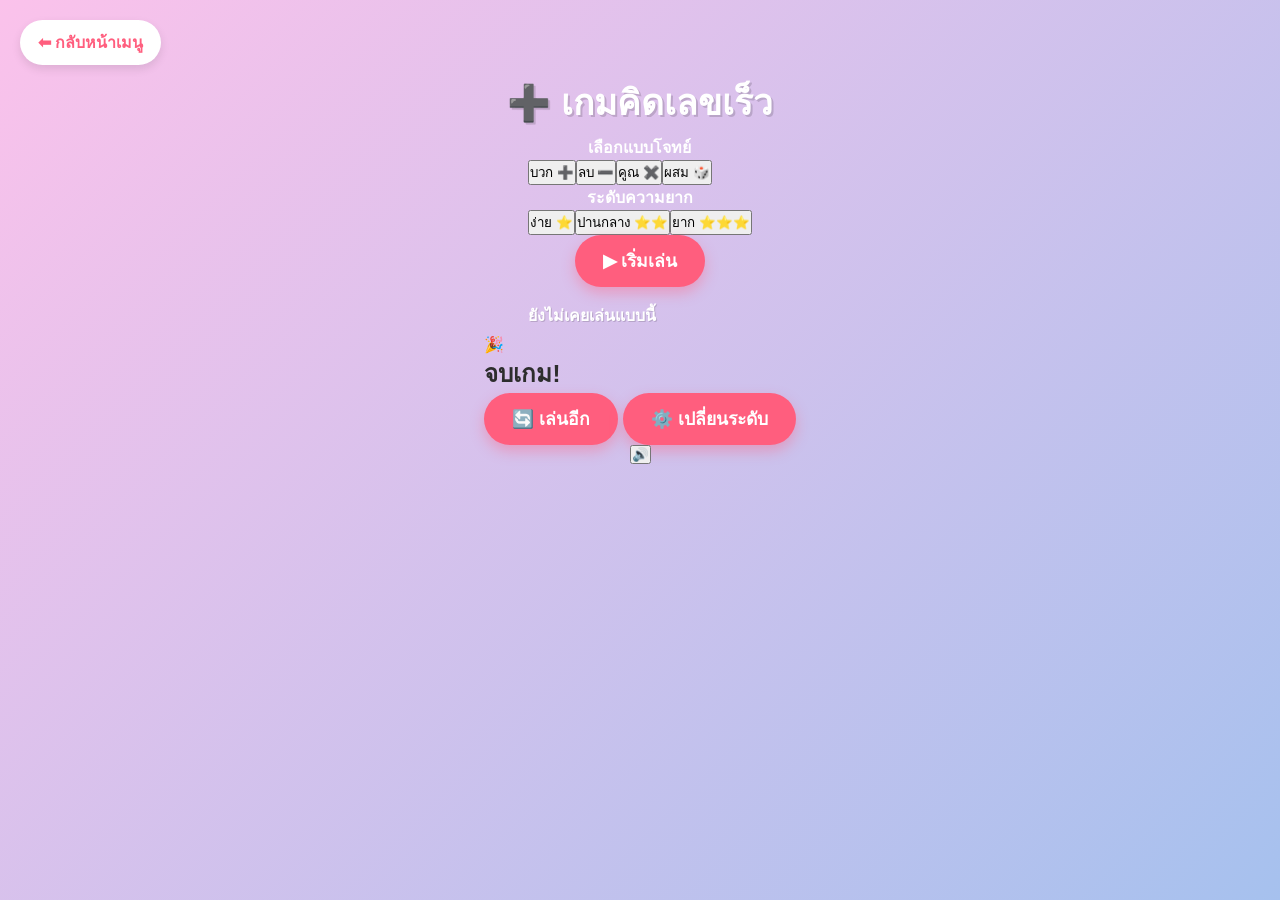
<file: css/math.html>
<!DOCTYPE html>
<!-- เกมคิดเลขเร็ว - บวก ลบ คูณ พร้อมเลือกระดับ มีเวลาและชีวิต -->
<html lang="th">
<head>
  <meta charset="UTF-8" />
  <meta name="viewport" content="width=device-width, initial-scale=1.0" />
  <title>เกมคิดเลขเร็ว ➕</title>
  <link rel="stylesheet" href="../css/style.css" />
</head>

<body class="game-page">

  <a class="back-btn" href="../index.html">⬅ กลับหน้าเมนู</a>
  <h1 class="game-title">➕ เกมคิดเลขเร็ว</h1>

  <!-- ===== หน้าตั้งค่า ===== -->
  <section id="setup">
    <p style="text-align:center;color:#fff;font-weight:bold;">เลือกแบบโจทย์</p>
    <div class="option-row" id="opRow"></div>

    <p style="text-align:center;color:#fff;font-weight:bold;">ระดับความยาก</p>
    <div class="option-row" id="levelRow"></div>

    <div style="text-align:center;">
      <button class="btn" id="startBtn">▶ เริ่มเล่น</button>
    </div>
    <p class="message" id="bestText" style="font-size:1rem;"></p>
  </section>

  <!-- ===== หน้าเล่น ===== -->
  <section id="play" style="display:none;flex-direction:column;align-items:center;width:100%;">
    <div class="status-bar">
      <span>⭐ คะแนน: <span id="score">0</span></span>
      <span>🔥 ต่อเนื่อง: <span id="streak">0</span></span>
      <span class="hearts" id="hearts">❤️❤️❤️</span>
    </div>

    <div class="math-box">
      <div class="question" id="question">? + ? = ?</div>
      <div class="timer-ring"><i id="timerBar"></i></div>
      <div class="choices" id="choices"></div>
    </div>

    <p class="message" id="message"></p>
    <button class="btn btn-ghost" id="quitBtn" style="margin-top:8px;">⚙️ เปลี่ยนระดับ</button>
  </section>

  <!-- ===== ผลลัพธ์ ===== -->
  <div class="modal" id="modal">
    <div class="modal-box">
      <div class="modal-emoji" id="modalEmoji">🎉</div>
      <h2 id="modalTitle">จบเกม!</h2>
      <p id="modalText"></p>
      <div class="modal-stars" id="modalStars"></div>
      <div class="modal-buttons">
        <button class="btn" id="againBtn">🔄 เล่นอีก</button>
        <button class="btn btn-ghost" id="menuBtn">⚙️ เปลี่ยนระดับ</button>
      </div>
    </div>
  </div>

  <script src="../js/common.js"></script>
  <script src="../js/math.js"></script>
</body>
</html>
</file>
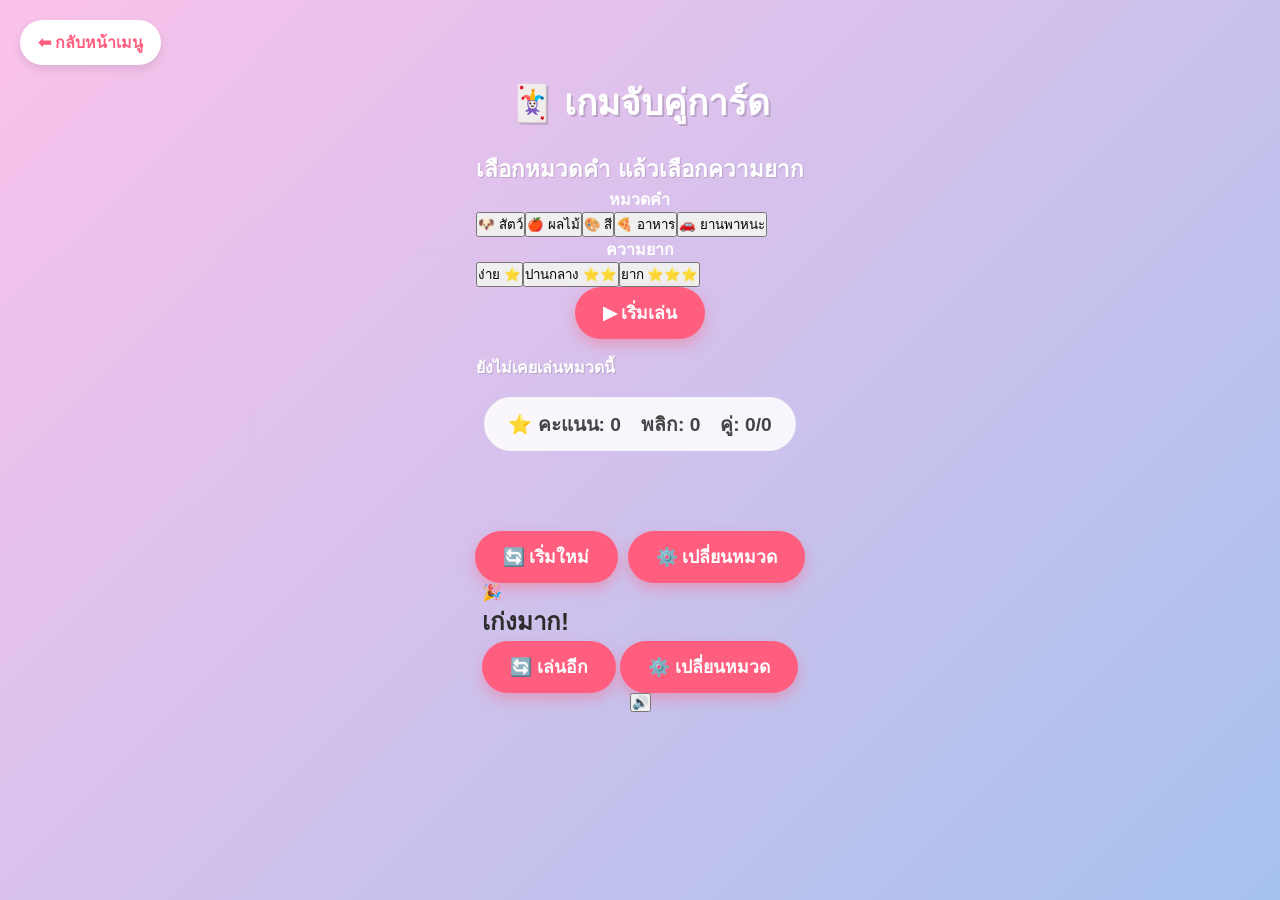
<file: css/memory.html>
<!DOCTYPE html>
<!-- เกมจับคู่การ์ด (Memory) - จับคู่รูปกับคำ พร้อมเลือกหมวดและระดับ -->
<html lang="th">
<head>
  <meta charset="UTF-8" />
  <meta name="viewport" content="width=device-width, initial-scale=1.0" />
  <title>เกมจับคู่การ์ด 🃏</title>
  <link rel="stylesheet" href="../css/style.css" />
</head>

<body class="game-page">

  <a class="back-btn" href="../index.html">⬅ กลับหน้าเมนู</a>
  <h1 class="game-title">🃏 เกมจับคู่การ์ด</h1>

  <!-- ===== หน้าตั้งค่า: เลือกหมวด + ระดับ ===== -->
  <section id="setup">
    <p class="message" style="color:#fff;">เลือกหมวดคำ แล้วเลือกความยาก</p>

    <p style="text-align:center;color:#fff;font-weight:bold;">หมวดคำ</p>
    <div class="option-row" id="themeRow"></div>

    <p style="text-align:center;color:#fff;font-weight:bold;">ความยาก</p>
    <div class="option-row" id="levelRow"></div>

    <div style="text-align:center;">
      <button class="btn" id="startBtn">▶ เริ่มเล่น</button>
    </div>
    <p class="message" id="bestText" style="font-size:1rem;"></p>
  </section>

  <!-- ===== หน้าเล่น ===== -->
  <section id="play" style="display:none;width:100%;display:flex;flex-direction:column;align-items:center;">
    <div class="status-bar">
      <span>⭐ คะแนน: <span id="score">0</span></span>
      <span>พลิก: <span id="moves">0</span></span>
      <span>คู่: <span id="pairs">0</span>/<span id="totalPairs">0</span></span>
    </div>
    <p class="message" id="statusText" style="min-height:26px;"></p>
    <div class="memory-board" id="board"></div>
    <div style="margin-top:18px;display:flex;gap:10px;">
      <button class="btn" id="restartBtn">🔄 เริ่มใหม่</button>
      <button class="btn btn-ghost" id="changeBtn">⚙️ เปลี่ยนหมวด</button>
    </div>
  </section>

  <!-- ===== หน้าต่างผลลัพธ์ ===== -->
  <div class="modal" id="modal">
    <div class="modal-box">
      <div class="modal-emoji" id="modalEmoji">🎉</div>
      <h2 id="modalTitle">เก่งมาก!</h2>
      <p id="modalText"></p>
      <div class="modal-stars" id="modalStars"></div>
      <div class="modal-buttons">
        <button class="btn" id="againBtn">🔄 เล่นอีก</button>
        <button class="btn btn-ghost" id="menuBtn">⚙️ เปลี่ยนหมวด</button>
      </div>
    </div>
  </div>

  <script src="../js/common.js"></script>
  <script src="../js/data.js"></script>
  <script src="../js/memory.js"></script>
</body>
</html>
</file>
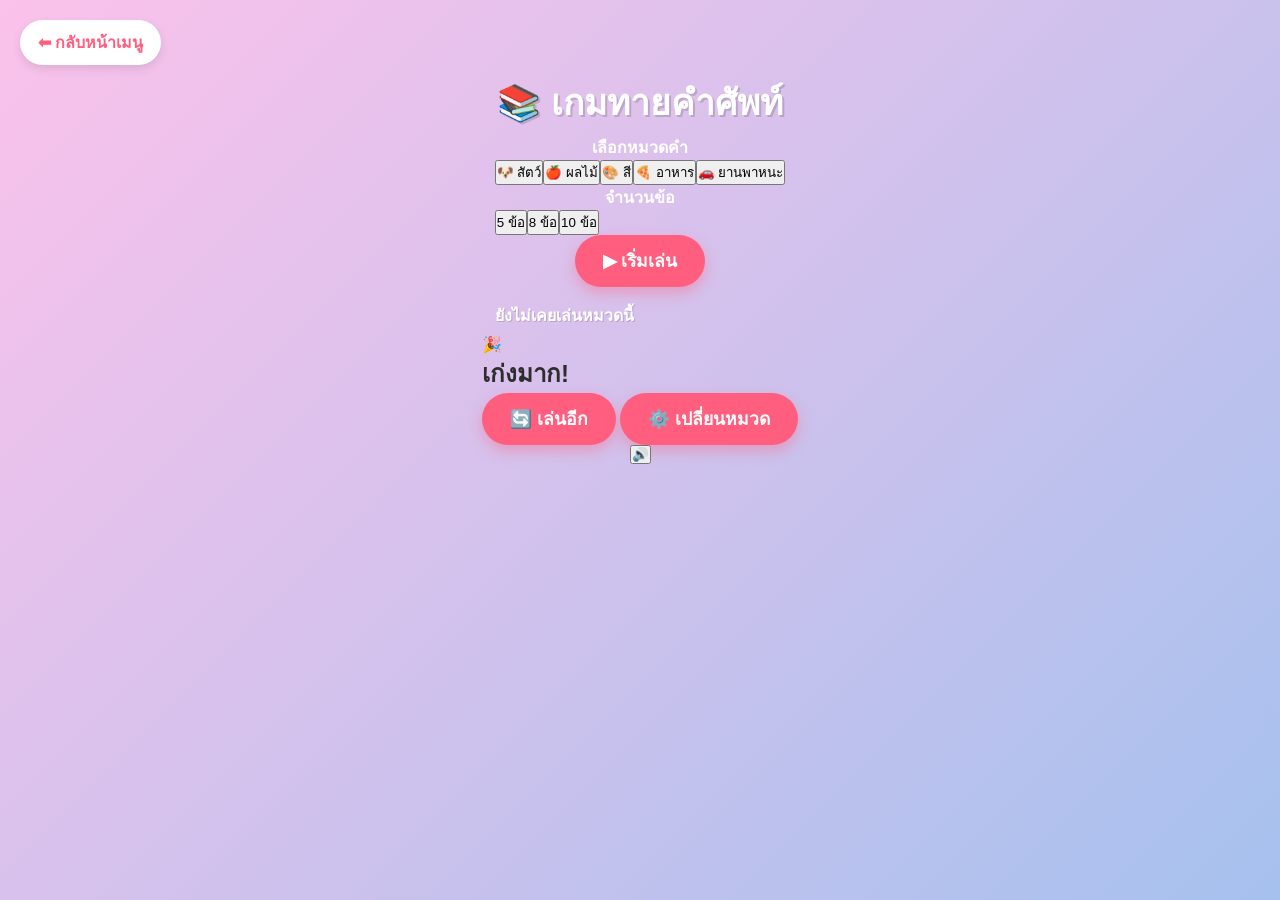
<file: css/quiz.html>
<!DOCTYPE html>
<!-- เกมทายคำศัพท์ - ดูรูปแล้วเลือกคำที่ถูก ทั้งไทยและอังกฤษ -->
<html lang="th">
<head>
  <meta charset="UTF-8" />
  <meta name="viewport" content="width=device-width, initial-scale=1.0" />
  <title>เกมทายคำศัพท์ 📚</title>
  <link rel="stylesheet" href="../css/style.css" />
</head>

<body class="game-page">

  <a class="back-btn" href="../index.html">⬅ กลับหน้าเมนู</a>
  <h1 class="game-title">📚 เกมทายคำศัพท์</h1>

  <!-- ===== หน้าตั้งค่า ===== -->
  <section id="setup">
    <p style="text-align:center;color:#fff;font-weight:bold;">เลือกหมวดคำ</p>
    <div class="option-row" id="themeRow"></div>

    <p style="text-align:center;color:#fff;font-weight:bold;">จำนวนข้อ</p>
    <div class="option-row" id="countRow"></div>

    <div style="text-align:center;">
      <button class="btn" id="startBtn">▶ เริ่มเล่น</button>
    </div>
    <p class="message" id="bestText" style="font-size:1rem;"></p>
  </section>

  <!-- ===== หน้าเล่น ===== -->
  <section id="play" style="display:none;flex-direction:column;align-items:center;width:100%;">
    <div class="status-bar">
      <span>⭐ คะแนน: <span id="score">0</span></span>
      <span>✅ ถูก: <span id="correct">0</span></span>
    </div>
    <div class="quiz-box">
      <div class="quiz-progress" id="progress">ข้อ 1 / 5</div>
      <div class="quiz-image" id="image">❓</div>
      <div class="quiz-question" id="question">นี่คืออะไร?</div>
      <div class="quiz-options" id="options"></div>
    </div>
    <p class="message" id="message"></p>
    <button class="btn btn-ghost" id="quitBtn" style="margin-top:8px;">⚙️ เปลี่ยนหมวด</button>
  </section>

  <!-- ===== ผลลัพธ์ ===== -->
  <div class="modal" id="modal">
    <div class="modal-box">
      <div class="modal-emoji" id="modalEmoji">🎉</div>
      <h2 id="modalTitle">เก่งมาก!</h2>
      <p id="modalText"></p>
      <div class="modal-stars" id="modalStars"></div>
      <div class="modal-buttons">
        <button class="btn" id="againBtn">🔄 เล่นอีก</button>
        <button class="btn btn-ghost" id="menuBtn">⚙️ เปลี่ยนหมวด</button>
      </div>
    </div>
  </div>

  <script src="../js/common.js"></script>
  <script src="../js/data.js"></script>
  <script src="../js/quiz.js"></script>
</body>
</html>
</file>
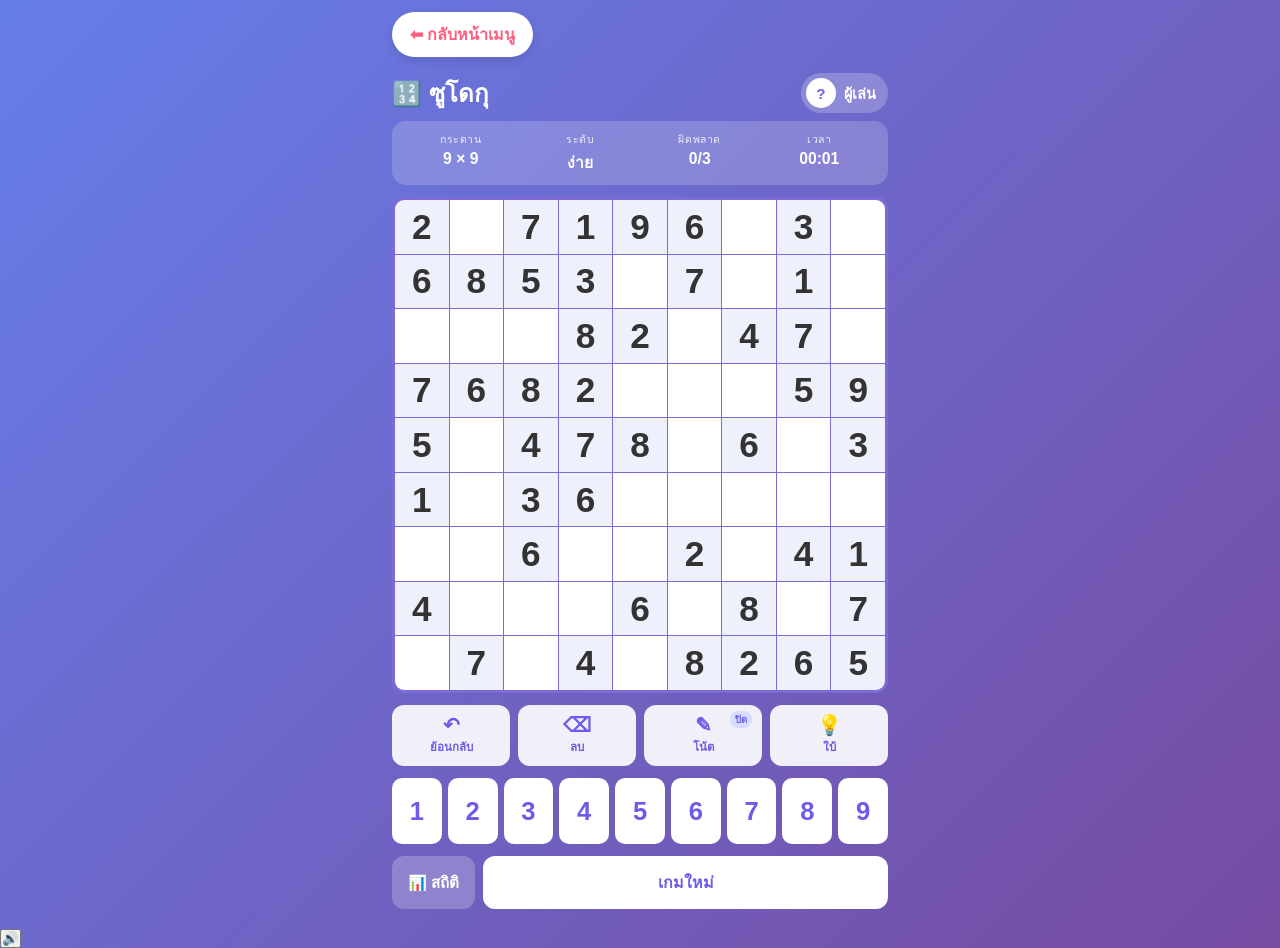
<file: css/sudoku.html>
<!DOCTYPE html>
<!-- เกมซูโดกุ - เกมตัวเลขลับสมอง เลือกขนาดกระดาน 4x4/6x6/9x9 -->
<html lang="th">
<head>
  <meta charset="UTF-8" />
  <meta name="viewport" content="width=device-width, initial-scale=1.0, maximum-scale=1.0, user-scalable=no, viewport-fit=cover" />
  <meta name="theme-color" content="#764ba2" />
  <title>เกมซูโดกุ 🔢</title>
  <link rel="stylesheet" href="../css/style.css" />
  <link rel="stylesheet" href="../css/sudoku.css" />
</head>
<body class="sudoku-page">
  <div class="app">
    <a class="back-btn sudoku-back" href="../index.html">⬅ กลับหน้าเมนู</a>

    <header class="topbar">
      <div class="titlebar">
        <h1 class="sudoku-title">🔢 ซูโดกุ</h1>
        <button id="playerBtn" class="player-chip" aria-label="ผู้เล่น">
          <span class="player-avatar" id="playerAvatar">?</span>
          <span class="player-name" id="playerName">ผู้เล่น</span>
        </button>
      </div>
      <div class="stats">
        <div class="stat"><span class="stat-label">กระดาน</span><span id="sizeLabel" class="stat-value">9×9</span></div>
        <div class="stat"><span class="stat-label">ระดับ</span><span id="difficultyLabel" class="stat-value">ง่าย</span></div>
        <div class="stat"><span class="stat-label">ผิดพลาด</span><span id="mistakes" class="stat-value">0/3</span></div>
        <div class="stat"><span class="stat-label">เวลา</span><span id="timer" class="stat-value">00:00</span></div>
      </div>
    </header>

    <main class="board-wrap">
      <div id="board" class="board" role="grid" aria-label="กระดานซูโดกุ"></div>
    </main>

    <section class="pad">
      <div class="tools">
        <button class="tool" id="undoBtn" aria-label="ย้อนกลับ"><span class="tool-icon">↶</span><span class="tool-text">ย้อนกลับ</span></button>
        <button class="tool" id="eraseBtn" aria-label="ลบ"><span class="tool-icon">⌫</span><span class="tool-text">ลบ</span></button>
        <button class="tool" id="notesBtn" aria-label="สลับโหมดโน้ต"><span class="tool-icon">✎</span><span class="tool-text">โน้ต</span><span id="notesState" class="badge">ปิด</span></button>
        <button class="tool" id="hintBtn" aria-label="ใบ้"><span class="tool-icon">💡</span><span class="tool-text">ใบ้</span></button>
      </div>

      <div id="numpad" class="numpad"></div>

      <div class="bottom-actions">
        <button id="statsBtn" class="secondary">📊 สถิติ</button>
        <button id="newGameBtn" class="new-game">เกมใหม่</button>
      </div>
    </section>
  </div>

  <!-- เกมใหม่: เลือกขนาด + ระดับ -->
  <div id="overlay" class="overlay hidden">
    <div class="dialog" role="dialog" aria-modal="true" aria-labelledby="dialogTitle">
      <h2 id="dialogTitle">เกมใหม่</h2>
      <p class="section-label">ขนาดกระดาน</p>
      <div class="size-list" id="sizeList">
        <button class="size-btn" data-size="4x4"><b>4 × 4</b><span>กล่อง 2×2 · ง่ายสุด</span></button>
        <button class="size-btn" data-size="6x6"><b>6 × 6</b><span>กล่อง 2×3</span></button>
        <button class="size-btn selected" data-size="9x9"><b>9 × 9</b><span>กล่อง 3×3 · คลาสสิก</span></button>
      </div>
      <p class="section-label">ระดับความยาก</p>
      <div class="difficulty-list">
        <button class="diff-btn" data-diff="easy">ง่าย</button>
        <button class="diff-btn" data-diff="medium">ปานกลาง</button>
        <button class="diff-btn" data-diff="hard">ยาก</button>
        <button class="diff-btn" data-diff="expert">โหด</button>
      </div>
      <button id="cancelDialog" class="ghost">ยกเลิก</button>
    </div>
  </div>

  <!-- เลือกผู้เล่น -->
  <div id="playerOverlay" class="overlay hidden">
    <div class="dialog" role="dialog" aria-modal="true" aria-labelledby="playerTitle">
      <h2 id="playerTitle">ใครกำลังเล่น?</h2>
      <p class="dialog-sub">เลือกผู้เล่นหรือเพิ่มคนใหม่</p>
      <div class="player-list" id="playerList"></div>
      <div class="add-player">
        <input id="newPlayerInput" type="text" maxlength="16" placeholder="ชื่อผู้เล่นใหม่" />
        <button id="addPlayerBtn" class="new-game">เพิ่ม</button>
      </div>
      <button id="closePlayer" class="ghost">ปิด</button>
    </div>
  </div>

  <!-- สถิติ / กระดานอันดับ -->
  <div id="statsOverlay" class="overlay hidden">
    <div class="dialog wide" role="dialog" aria-modal="true" aria-labelledby="statsTitle">
      <h2 id="statsTitle">กระดานอันดับ</h2>
      <p class="dialog-sub">จำนวนด่านที่ผ่านของแต่ละคน</p>
      <div class="leaderboard" id="leaderboard"></div>
      <button id="closeStats" class="ghost">ปิด</button>
    </div>
  </div>

  <!-- ชนะ / แพ้ -->
  <div id="winOverlay" class="overlay hidden">
    <div class="dialog" role="dialog" aria-modal="true" aria-labelledby="winTitle">
      <div class="win-emoji">🎉</div>
      <h2 id="winTitle">แก้สำเร็จ!</h2>
      <p id="winStats" class="dialog-sub"></p>
      <button id="playAgain" class="new-game">เล่นอีกครั้ง</button>
    </div>
  </div>

  <div id="toast" class="toast hidden"></div>

  <script src="../js/common.js"></script>
  <script src="../js/sudoku-engine.js"></script>
  <script src="../js/sudoku-players.js"></script>
  <script src="../js/sudoku.js"></script>
</body>
</html>
</file>
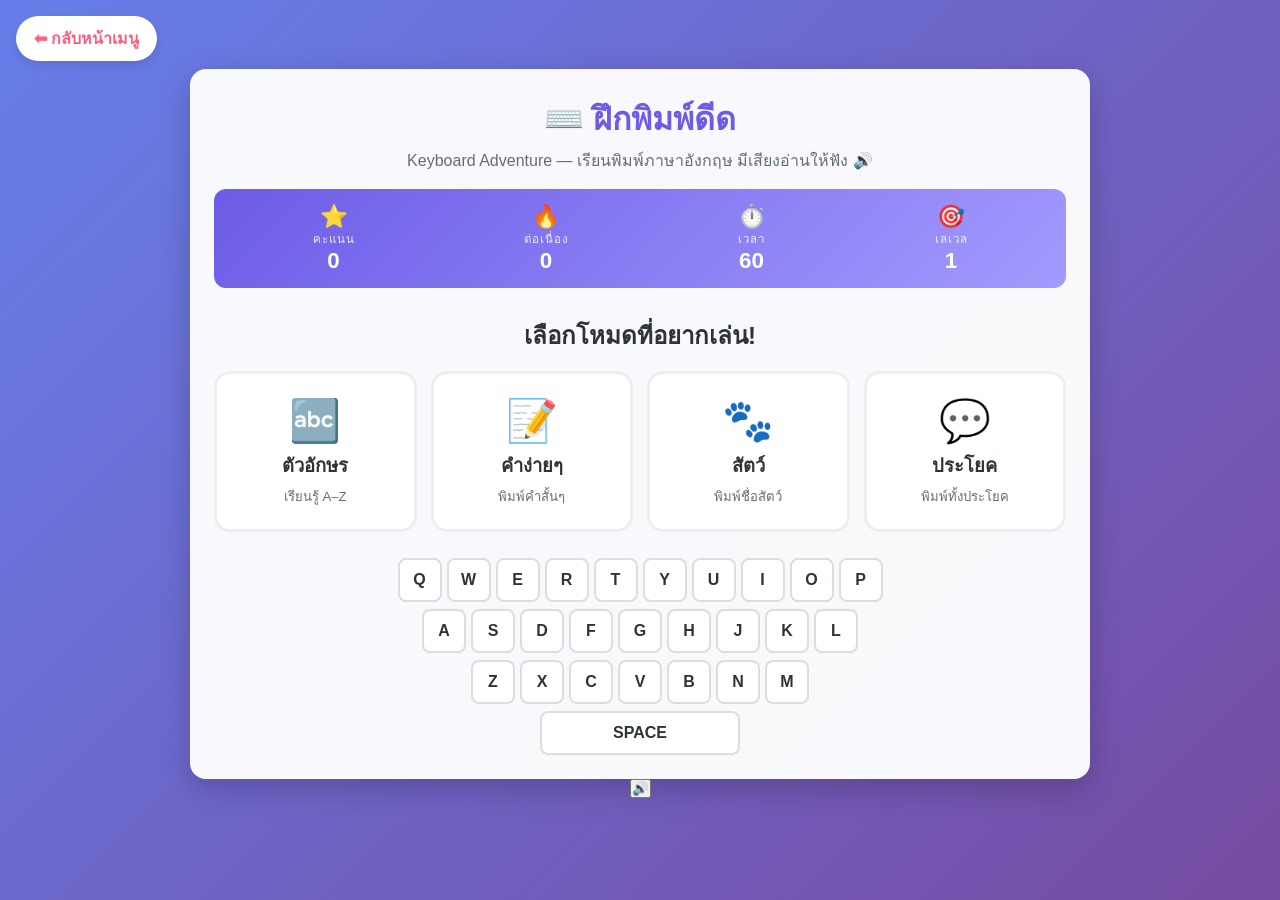
<file: css/typing.html>
<!DOCTYPE html>
<!-- เกมฝึกพิมพ์ดีดภาษาอังกฤษ (Keyboard Adventure) พร้อมเสียงอ่านออกเสียง -->
<html lang="th">
<head>
  <meta charset="UTF-8" />
  <meta name="viewport" content="width=device-width, initial-scale=1.0" />
  <title>เกมฝึกพิมพ์ดีด ⌨️</title>
  <link rel="stylesheet" href="../css/style.css" />
  <link rel="stylesheet" href="../css/typing.css" />
</head>

<body class="typing-page">

  <a class="back-btn" href="../index.html">⬅ กลับหน้าเมนู</a>

  <div class="typing-container">
    <header class="typing-header">
      <h1>⌨️ ฝึกพิมพ์ดีด</h1>
      <p class="subtitle">Keyboard Adventure — เรียนพิมพ์ภาษาอังกฤษ มีเสียงอ่านให้ฟัง 🔊</p>
    </header>

    <div class="stats-bar">
      <div class="stat"><span class="stat-icon">⭐</span><span class="stat-label">คะแนน</span><span class="stat-value" id="score">0</span></div>
      <div class="stat"><span class="stat-icon">🔥</span><span class="stat-label">ต่อเนื่อง</span><span class="stat-value" id="streak">0</span></div>
      <div class="stat"><span class="stat-icon">⏱️</span><span class="stat-label">เวลา</span><span class="stat-value" id="timer">60</span></div>
      <div class="stat"><span class="stat-icon">🎯</span><span class="stat-label">เลเวล</span><span class="stat-value" id="level">1</span></div>
    </div>

    <!-- เลือกโหมด -->
    <div class="mode-selection" id="modeSelection">
      <h2>เลือกโหมดที่อยากเล่น!</h2>
      <div class="mode-cards">
        <button class="mode-card" data-mode="letters"><span class="mode-emoji">🔤</span><span class="mode-title">ตัวอักษร</span><span class="mode-desc">เรียนรู้ A–Z</span></button>
        <button class="mode-card" data-mode="words"><span class="mode-emoji">📝</span><span class="mode-title">คำง่ายๆ</span><span class="mode-desc">พิมพ์คำสั้นๆ</span></button>
        <button class="mode-card" data-mode="animals"><span class="mode-emoji">🐾</span><span class="mode-title">สัตว์</span><span class="mode-desc">พิมพ์ชื่อสัตว์</span></button>
        <button class="mode-card" data-mode="sentences"><span class="mode-emoji">💬</span><span class="mode-title">ประโยค</span><span class="mode-desc">พิมพ์ทั้งประโยค</span></button>
      </div>
    </div>

    <!-- พื้นที่เล่น -->
    <div class="game-area" id="gameArea" style="display:none;">
      <div class="target-display" id="targetDisplay">
        <div class="target-letter" id="targetLetter"></div>
        <div class="target-hint" id="targetHint"></div>
        <button class="btn-hear-again" id="btnHearAgain">🔊 ฟังอีกครั้ง</button>
      </div>
      <div class="input-area">
        <div class="typed-key-display" id="typedKeyDisplay"></div>
        <input type="text" id="playerInput" class="player-input" autocomplete="off" autocapitalize="off" placeholder="พิมพ์ที่นี่..." />
      </div>
      <div class="feedback" id="feedback"></div>
      <div class="progress-container">
        <div class="progress-bar" id="progressBar"></div>
        <span class="progress-text" id="progressText">0 / 10</span>
      </div>
    </div>

    <!-- คีย์บอร์ดเสมือน -->
    <div class="virtual-keyboard" id="virtualKeyboard">
      <div class="keyboard-row">
        <button class="key" data-key="q">Q</button><button class="key" data-key="w">W</button><button class="key" data-key="e">E</button><button class="key" data-key="r">R</button><button class="key" data-key="t">T</button><button class="key" data-key="y">Y</button><button class="key" data-key="u">U</button><button class="key" data-key="i">I</button><button class="key" data-key="o">O</button><button class="key" data-key="p">P</button>
      </div>
      <div class="keyboard-row">
        <button class="key" data-key="a">A</button><button class="key" data-key="s">S</button><button class="key" data-key="d">D</button><button class="key" data-key="f">F</button><button class="key" data-key="g">G</button><button class="key" data-key="h">H</button><button class="key" data-key="j">J</button><button class="key" data-key="k">K</button><button class="key" data-key="l">L</button>
      </div>
      <div class="keyboard-row">
        <button class="key" data-key="z">Z</button><button class="key" data-key="x">X</button><button class="key" data-key="c">C</button><button class="key" data-key="v">V</button><button class="key" data-key="b">B</button><button class="key" data-key="n">N</button><button class="key" data-key="m">M</button>
      </div>
      <div class="keyboard-row">
        <button class="key key-space" data-key=" ">SPACE</button>
      </div>
    </div>

    <!-- ผลลัพธ์ -->
    <div class="results-screen" id="resultsScreen" style="display:none;">
      <h2 id="resultsTitle">🎉 เยี่ยมมาก!</h2>
      <div class="results-stats">
        <div class="result-item"><span class="result-label">คะแนนรวม</span><span class="result-value" id="finalScore">0</span></div>
        <div class="result-item"><span class="result-label">ความแม่นยำ</span><span class="result-value" id="finalAccuracy">0%</span></div>
        <div class="result-item"><span class="result-label">ต่อเนื่องสูงสุด</span><span class="result-value" id="finalStreak">0</span></div>
        <div class="result-item"><span class="result-label">พิมพ์สำเร็จ</span><span class="result-value" id="finalWords">0</span></div>
      </div>
      <div class="stars-earned" id="starsEarned"></div>
      <button class="btn-play-again" id="btnPlayAgain">🔄 เล่นอีกครั้ง</button>
      <button class="btn-menu" id="btnMenu">🏠 เลือกโหมด</button>
    </div>

    <!-- ปุ่มควบคุม -->
    <div class="controls" id="controls" style="display:none;">
      <button class="btn-control" id="btnPause">⏸️ พัก</button>
      <button class="btn-control" id="btnToMenu">🏠 เลือกโหมด</button>
    </div>
  </div>

  <script src="../js/common.js"></script>
  <script src="../js/typing.js"></script>
</body>
</html>
</file>
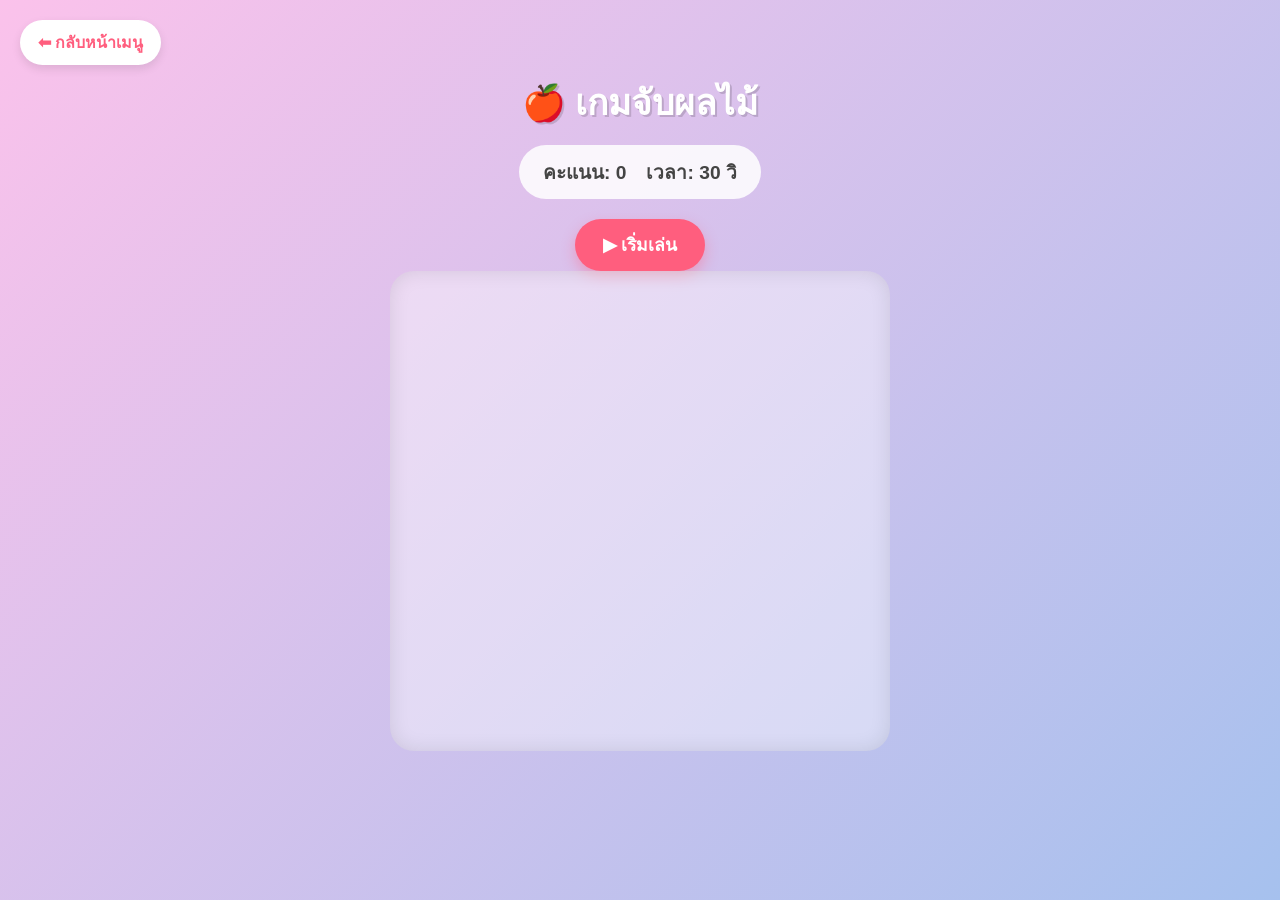
<file: games/catch.html>
<!DOCTYPE html>
<!-- เกมที่ 3: จับผลไม้ -->
<html lang="th">
<head>
  <meta charset="UTF-8" />
  <meta name="viewport" content="width=device-width, initial-scale=1.0" />
  <title>เกมจับผลไม้ 🍎</title>
  <link rel="stylesheet" href="../css/style.css" />
</head>

<body class="game-page">

  <a class="back-btn" href="../index.html">⬅ กลับหน้าเมนู</a>

  <h1 class="game-title">🍎 เกมจับผลไม้</h1>

  <!-- แถบแสดงคะแนนและเวลาที่เหลือ -->
  <div class="status-bar">
    <span>คะแนน: <span id="score">0</span></span>
    <span>เวลา: <span id="time">30</span> วิ</span>
  </div>

  <!-- ปุ่มเริ่มเล่น -->
  <button class="btn" id="start">▶ เริ่มเล่น</button>

  <!-- พื้นที่เล่นเกม ผลไม้จะตกลงมาในนี้ -->
  <div class="catch-area" id="area"></div>

  <!-- ข้อความแสดงผลตอนจบเกม -->
  <div class="message" id="message"></div>

  <script src="../js/catch.js"></script>
</body>
</html>
</file>
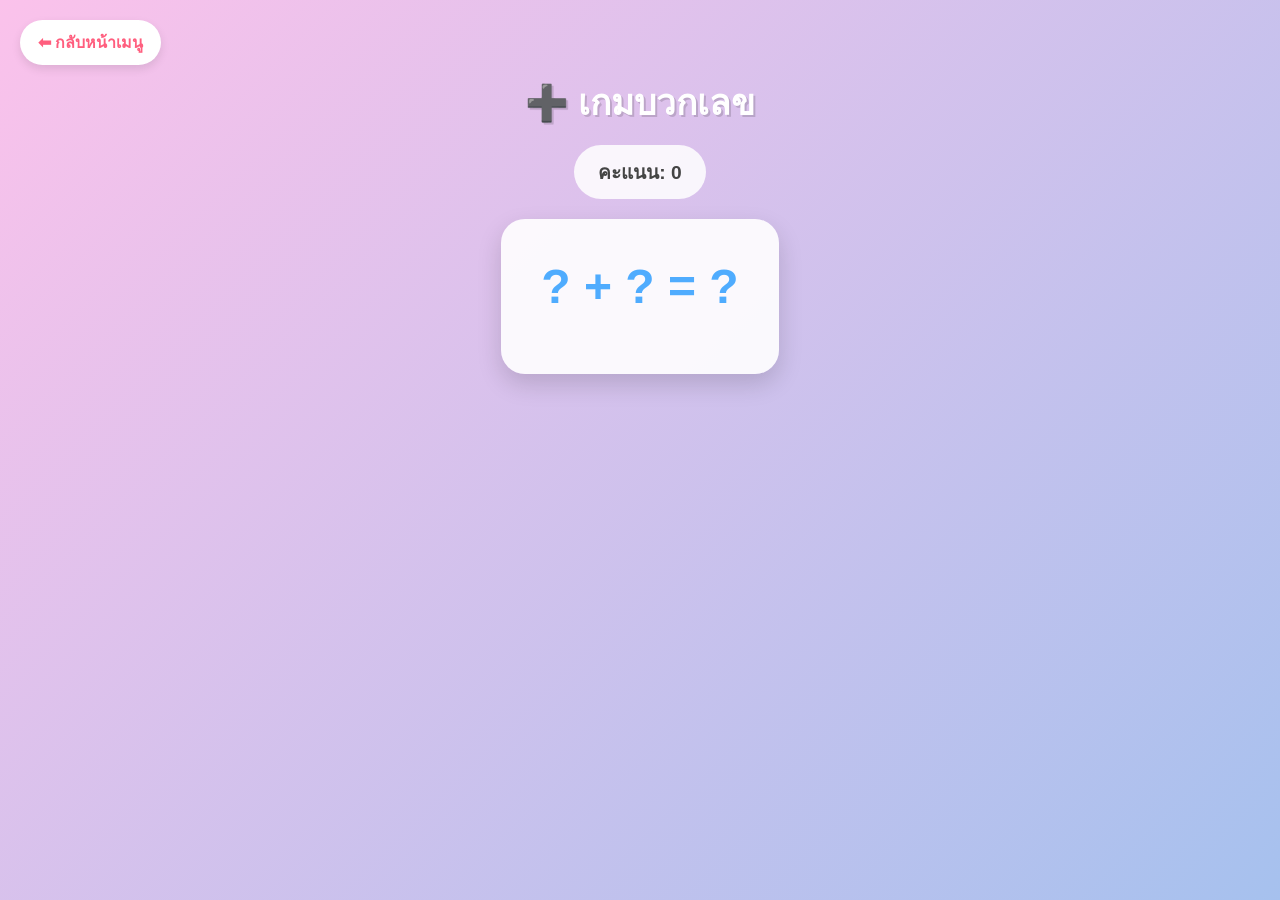
<file: games/math.html>
<!DOCTYPE html>
<!-- เกมที่ 2: บวกเลข -->
<html lang="th">
<head>
  <meta charset="UTF-8" />
  <meta name="viewport" content="width=device-width, initial-scale=1.0" />
  <title>เกมบวกเลข ➕</title>
  <link rel="stylesheet" href="../css/style.css" />
</head>

<body class="game-page">

  <a class="back-btn" href="../index.html">⬅ กลับหน้าเมนู</a>

  <h1 class="game-title">➕ เกมบวกเลข</h1>

  <!-- แถบแสดงคะแนน -->
  <div class="status-bar">
    <span>คะแนน: <span id="score">0</span></span>
  </div>

  <!-- กล่องโจทย์และตัวเลือกคำตอบ -->
  <div class="math-box">
    <!-- โจทย์ เช่น 3 + 5 = ? -->
    <div class="question" id="question">? + ? = ?</div>

    <!-- ปุ่มตัวเลือก 3 ปุ่ม (JavaScript สร้างให้) -->
    <div class="choices" id="choices"></div>
  </div>

  <!-- ข้อความถูก/ผิด -->
  <div class="message" id="message"></div>

  <script src="../js/math.js"></script>
</body>
</html>
</file>
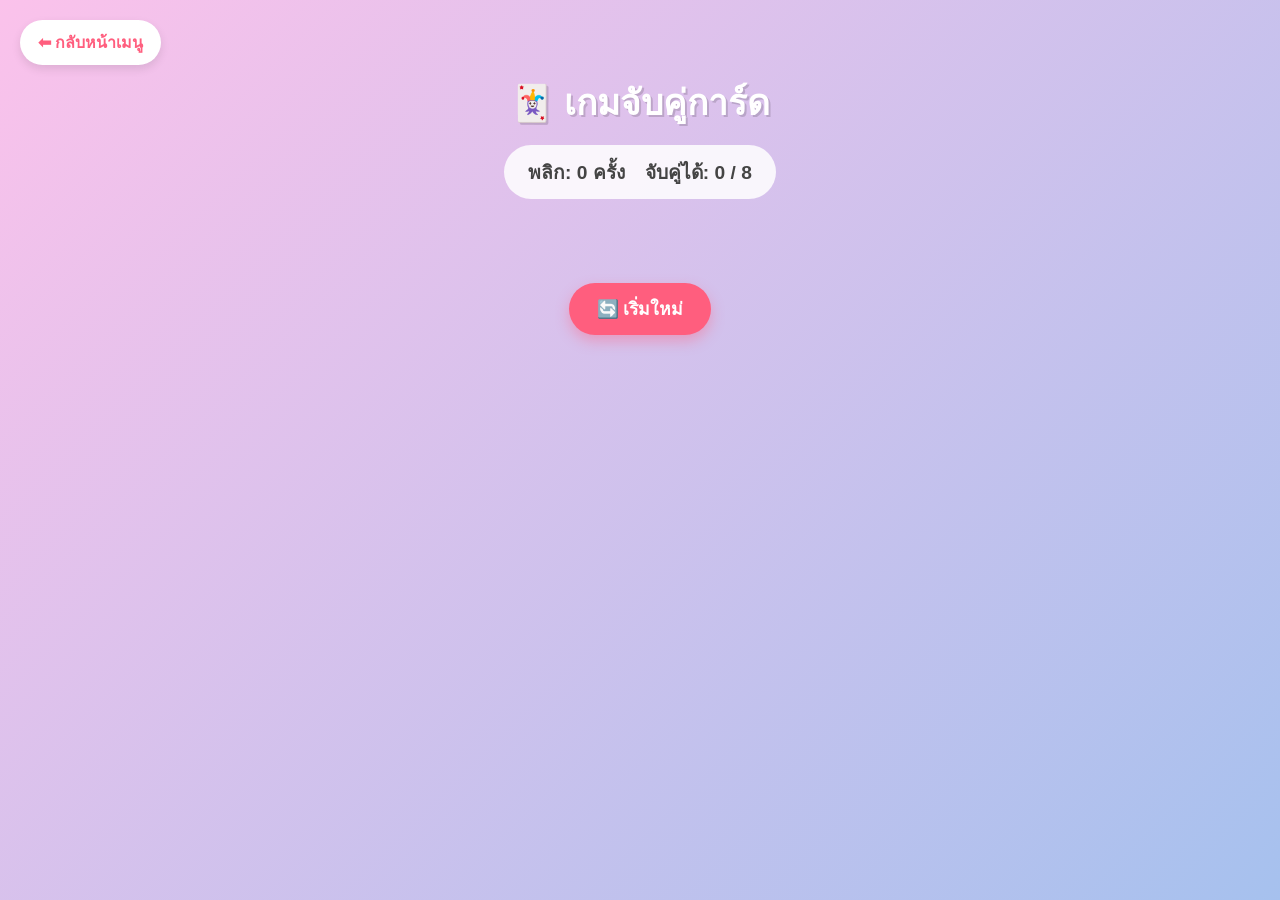
<file: games/memory.html>
<!DOCTYPE html>
<!-- เกมที่ 1: จับคู่การ์ด (Memory Match) -->
<html lang="th">
<head>
  <meta charset="UTF-8" />
  <meta name="viewport" content="width=device-width, initial-scale=1.0" />
  <title>เกมจับคู่การ์ด 🃏</title>
  <!-- ../ หมายถึงถอยออกจากโฟลเดอร์ games ไป 1 ขั้น เพื่อหาโฟลเดอร์ css -->
  <link rel="stylesheet" href="../css/style.css" />
</head>

<body class="game-page">

  <!-- ปุ่มกลับหน้าเมนู -->
  <a class="back-btn" href="../index.html">⬅ กลับหน้าเมนู</a>

  <h1 class="game-title">🃏 เกมจับคู่การ์ด</h1>

  <!-- แถบแสดงสถานะ: จำนวนครั้งที่พลิก และจำนวนคู่ที่จับได้ -->
  <div class="status-bar">
    <span>พลิก: <span id="moves">0</span> ครั้ง</span>
    <span>จับคู่ได้: <span id="pairs">0</span> / 8</span>
  </div>

  <!-- กระดานวางการ์ด (JavaScript จะสร้างการ์ดใส่ในนี้) -->
  <div class="memory-board" id="board"></div>

  <!-- ข้อความแสดงตอนชนะ -->
  <div class="message" id="message"></div>

  <!-- ปุ่มเริ่มเกมใหม่ -->
  <button class="btn" id="restart" style="margin-top:16px;">🔄 เริ่มใหม่</button>

  <!-- ดึงไฟล์สมองของเกม (JavaScript) เข้ามาทำงาน -->
  <script src="../js/memory.js"></script>
</body>
</html>
</file>
<file: css/style.css>
/* =====================================================
   style.css = ไฟล์ตกแต่งหน้าตาเว็บทั้งหมด (สี ขนาด ตำแหน่ง)
   CSS เปรียบเสมือน "เสื้อผ้าและเครื่องแต่งตัว" ของเว็บ
   ===================================================== */

/* --- ตั้งค่าพื้นฐานให้ทุกอย่าง --- */
* {
  margin: 0;             /* ลบระยะห่างเริ่มต้นของเบราว์เซอร์ */
  padding: 0;
  box-sizing: border-box;/* ทำให้การคำนวณขนาดกล่องง่ายขึ้น */
}

body {
  /* ฟอนต์ที่อ่านง่าย เหมาะกับเด็ก */
  font-family: "Comic Sans MS", "Segoe UI", "Tahoma", sans-serif;
  min-height: 100vh;     /* สูงเต็มหน้าจออย่างน้อย */
  color: #2d2d2d;
}

/* พื้นหลังไล่สีสดใสสำหรับหน้าเมนู */
body.home {
  background: linear-gradient(135deg, #a8edea 0%, #fed6e3 100%);
  display: flex;
  flex-direction: column;
}

/* --- ส่วนหัว (Hero) --- */
.hero {
  text-align: center;
  padding: 40px 20px 20px;
}

.hero h1 {
  font-size: 2.6rem;
  color: #ff5e7e;
  text-shadow: 2px 2px 0 #fff;
}

.subtitle {
  font-size: 1.3rem;
  margin-top: 10px;
  color: #555;
}

/* --- เมนูการ์ดเกม --- */
.menu {
  flex: 1;               /* ดันให้ footer อยู่ล่างสุด */
  display: flex;
  flex-wrap: wrap;       /* ถ้าจอแคบให้ตกบรรทัดได้ */
  justify-content: center;
  align-items: center;
  gap: 24px;
  padding: 30px 20px;
}

/* หน้าตาการ์ดแต่ละเกม */
.game-card {
  width: 240px;
  padding: 30px 20px;
  border-radius: 24px;
  text-align: center;
  text-decoration: none;   /* ลบขีดเส้นใต้ของลิงก์ */
  color: #fff;
  box-shadow: 0 10px 20px rgba(0, 0, 0, 0.15);
  transition: transform 0.2s ease, box-shadow 0.2s ease;
}

/* เวลาเอาเมาส์ชี้ ให้การ์ดเด้งขึ้นเล็กน้อย */
.game-card:hover {
  transform: translateY(-10px) scale(1.03);
  box-shadow: 0 18px 30px rgba(0, 0, 0, 0.25);
}

.game-icon {
  font-size: 4rem;
  margin-bottom: 10px;
}

.game-card h2 {
  font-size: 1.5rem;
  margin-bottom: 8px;
}

/* สีพื้นหลังของการ์ดแต่ละใบ ให้แตกต่างกัน */
.color-1 { background: linear-gradient(135deg, #ff9a9e, #ff5e7e); }
.color-2 { background: linear-gradient(135deg, #4facfe, #00c6fb); }
.color-3 { background: linear-gradient(135deg, #43e97b, #38f9d7); }

/* --- ส่วนท้าย --- */
.footer {
  text-align: center;
  padding: 16px;
  color: #666;
  font-size: 0.9rem;
}

/* =====================================================
   ส่วนที่ใช้ร่วมกันในหน้าเกมทุกเกม
   ===================================================== */

/* พื้นหลังหน้าเกม */
body.game-page {
  background: linear-gradient(135deg, #fbc2eb 0%, #a6c1ee 100%);
  display: flex;
  flex-direction: column;
  align-items: center;
  padding: 20px;
}

/* ปุ่มกลับหน้าเมนู */
.back-btn {
  align-self: flex-start;
  background: #fff;
  color: #ff5e7e;
  text-decoration: none;
  padding: 10px 18px;
  border-radius: 30px;
  font-weight: bold;
  box-shadow: 0 4px 10px rgba(0,0,0,0.1);
  transition: transform 0.15s ease;
}
.back-btn:hover { transform: scale(1.05); }

/* หัวข้อในหน้าเกม */
.game-title {
  font-size: 2.2rem;
  color: #fff;
  text-shadow: 2px 2px 0 rgba(0,0,0,0.15);
  margin: 10px 0 4px;
  text-align: center;
}

/* แถบแสดงคะแนน/สถานะ */
.status-bar {
  display: flex;
  gap: 20px;
  background: rgba(255,255,255,0.85);
  padding: 12px 24px;
  border-radius: 30px;
  margin: 10px 0 20px;
  font-size: 1.2rem;
  font-weight: bold;
  color: #444;
}

/* ปุ่มทั่วไป (เช่น เริ่มใหม่) */
.btn {
  background: #ff5e7e;
  color: #fff;
  border: none;
  padding: 12px 28px;
  font-size: 1.1rem;
  border-radius: 30px;
  cursor: pointer;
  font-family: inherit;
  font-weight: bold;
  box-shadow: 0 6px 14px rgba(255,94,126,0.4);
  transition: transform 0.15s ease;
}
.btn:hover { transform: scale(1.05); }
.btn:active { transform: scale(0.97); }

/* กล่องข้อความแสดงผลชนะ/แจ้งเตือน */
.message {
  font-size: 1.4rem;
  font-weight: bold;
  color: #fff;
  margin-top: 16px;
  min-height: 32px;
  text-shadow: 1px 1px 0 rgba(0,0,0,0.15);
}

/* =====================================================
   เกมที่ 1: จับคู่การ์ด (Memory)
   ===================================================== */
.memory-board {
  display: grid;
  grid-template-columns: repeat(4, 80px); /* 4 คอลัมน์ */
  gap: 12px;
  justify-content: center;
}

.card {
  width: 80px;
  height: 80px;
  background: #ff5e7e;
  border-radius: 14px;
  display: flex;
  align-items: center;
  justify-content: center;
  font-size: 2.4rem;
  cursor: pointer;
  user-select: none;
  box-shadow: 0 5px 10px rgba(0,0,0,0.15);
  transition: transform 0.2s ease;
}

/* การ์ดที่ยังคว่ำอยู่จะไม่โชว์รูป */
.card .front { display: none; }

/* การ์ดที่ถูกเปิด หรือจับคู่ได้แล้ว */
.card.flipped, .card.matched {
  background: #fff;
}
.card.flipped .front,
.card.matched .front { display: block; }

.card.matched {
  background: #43e97b;
  cursor: default;
}

/* =====================================================
   เกมที่ 2: บวกเลข
   ===================================================== */
.math-box {
  background: rgba(255,255,255,0.9);
  padding: 40px;
  border-radius: 24px;
  text-align: center;
  box-shadow: 0 10px 24px rgba(0,0,0,0.15);
}

.question {
  font-size: 3rem;
  font-weight: bold;
  color: #4facfe;
  margin-bottom: 20px;
}

/* ปุ่มตัวเลือกคำตอบ */
.choices {
  display: flex;
  gap: 16px;
  justify-content: center;
  flex-wrap: wrap;
}

.choice-btn {
  width: 90px;
  height: 90px;
  font-size: 2rem;
  border: none;
  border-radius: 20px;
  background: #4facfe;
  color: #fff;
  cursor: pointer;
  font-weight: bold;
  box-shadow: 0 6px 14px rgba(79,172,254,0.4);
  transition: transform 0.15s ease;
}
.choice-btn:hover { transform: scale(1.08); }

/* =====================================================
   เกมที่ 3: จับผลไม้
   ===================================================== */
.catch-area {
  position: relative;
  width: 100%;
  max-width: 500px;
  height: 480px;
  background: rgba(255,255,255,0.4);
  border-radius: 24px;
  overflow: hidden;         /* ซ่อนผลไม้ที่ตกออกนอกกรอบ */
  box-shadow: inset 0 0 20px rgba(0,0,0,0.1);
}

/* ผลไม้แต่ละลูก */
.fruit {
  position: absolute;
  font-size: 2.6rem;
  cursor: pointer;
  user-select: none;
}
</file>
<file: css/sudoku.css>
/* =====================================================
   sudoku.css = สไตล์เฉพาะเกมซูโดกุ (ปรับให้สว่างสดใสเข้ากับธีมเด็ก)
   ===================================================== */
:root {
  --sk-grid-strong: #7c6bd6;
  --sk-cell: #ffffff;
  --sk-cell-fixed: #eef0fb;
  --sk-cell-sel: #c9d7ff;
  --sk-cell-peer: #eaeefc;
  --sk-cell-same: #d7ddff;
  --sk-text-user: #5a4bd1;
  --sk-text-fixed: #333;
  --sk-error: #e0245e;
  --sk-error-bg: #ffe2ea;
  --sk-accent: #6c5ce7;
  --sk-accent-dark: #5647c4;
  --sk-muted: #7a7f99;
  --sk-panel: #ffffff;
}

body.sudoku-page {
  background: linear-gradient(135deg, #667eea 0%, #764ba2 100%);
  min-height: 100vh;
  color: #2d2d2d;
  -webkit-tap-highlight-color: transparent;
}
body.sudoku-page * { -webkit-tap-highlight-color: transparent; }

.app {
  max-width: 520px;
  margin: 0 auto;
  min-height: 100vh;
  display: flex;
  flex-direction: column;
  padding: 12px 12px 20px;
  gap: 12px;
}

/* แถบบน */
.topbar { color: #fff; }
.titlebar { display: flex; align-items: center; justify-content: space-between; margin-bottom: 8px; gap: 10px; }
.sudoku-title { margin: 0; font-size: 1.5rem; font-weight: 800; }
.player-chip {
  display: flex; align-items: center; gap: 8px;
  background: rgba(255, 255, 255, 0.22); border: none; border-radius: 999px;
  padding: 5px 12px 5px 5px; color: #fff; cursor: pointer; max-width: 55%;
  transition: transform 0.08s ease, background 0.12s ease;
}
.player-chip:active { transform: scale(0.96); }
.player-avatar {
  width: 30px; height: 30px; border-radius: 50%; background: #fff; color: var(--sk-accent);
  font-weight: 800; display: flex; align-items: center; justify-content: center; font-size: 0.95rem; flex-shrink: 0;
}
.player-name { font-size: 0.9rem; font-weight: 700; white-space: nowrap; overflow: hidden; text-overflow: ellipsis; }

.stats {
  display: flex; justify-content: space-between; gap: 6px;
  background: rgba(255, 255, 255, 0.18); border-radius: 14px; padding: 10px 12px;
}
.stat { display: flex; flex-direction: column; align-items: center; flex: 1; color: #fff; }
.stat-label { font-size: 0.66rem; opacity: 0.85; text-transform: uppercase; letter-spacing: 0.6px; }
.stat-value { font-size: 0.98rem; font-weight: 700; margin-top: 2px; }

/* กระดาน */
.board-wrap { display: flex; justify-content: center; }
.board {
  --n: 9;
  width: 100%; aspect-ratio: 1/1;
  display: grid;
  grid-template-columns: repeat(var(--n), 1fr);
  grid-template-rows: repeat(var(--n), 1fr);
  background: var(--sk-grid-strong);
  border: 3px solid var(--sk-grid-strong);
  border-radius: 12px; overflow: hidden; gap: 1px; touch-action: manipulation;
}
.cell {
  background: var(--sk-cell); display: flex; align-items: center; justify-content: center;
  font-size: clamp(1.1rem, calc(52vw / var(--n)), 2.2rem); font-weight: 700;
  color: var(--sk-text-user); position: relative; cursor: pointer; transition: background 0.12s ease;
}
.cell.box-right { box-shadow: 2px 0 0 var(--sk-grid-strong); }
.cell.box-bottom { box-shadow: 0 2px 0 var(--sk-grid-strong); }
.cell.box-right.box-bottom { box-shadow: 2px 0 0 var(--sk-grid-strong), 0 2px 0 var(--sk-grid-strong); }
.cell.fixed { background: var(--sk-cell-fixed); color: var(--sk-text-fixed); font-weight: 800; }
.cell.peer { background: var(--sk-cell-peer); }
.cell.same { background: var(--sk-cell-same); }
.cell.selected { background: var(--sk-cell-sel); }
.cell.error { color: var(--sk-error); background: var(--sk-error-bg); }
.cell.hinted { animation: sk-pop 0.4s ease; }
@keyframes sk-pop { 0% { transform: scale(1); } 50% { transform: scale(1.18); background: #fde68a; } 100% { transform: scale(1); } }

.notes { position: absolute; inset: 0; display: grid; padding: 2px; }
.notes span { font-size: clamp(0.5rem, 2.4vw, 0.72rem); color: var(--sk-muted); display: flex; align-items: center; justify-content: center; line-height: 1; font-weight: 600; }

/* แป้นเครื่องมือและตัวเลข */
.pad { display: flex; flex-direction: column; gap: 12px; margin-top: auto; }
.tools { display: grid; grid-template-columns: repeat(4, 1fr); gap: 8px; }
.tool {
  background: rgba(255, 255, 255, 0.9); border: none; border-radius: 12px; color: var(--sk-accent);
  padding: 10px 4px; display: flex; flex-direction: column; align-items: center; gap: 3px;
  font-size: 0.72rem; font-weight: 700; cursor: pointer; position: relative; font-family: inherit;
  transition: transform 0.08s ease, background 0.12s ease;
}
.tool:active { transform: scale(0.94); }
.tool-icon { font-size: 1.25rem; line-height: 1; }
.tool.active { background: var(--sk-accent); color: #fff; }
.badge { position: absolute; top: 6px; right: 10px; font-size: 0.6rem; background: #d7ddff; color: var(--sk-accent); padding: 1px 5px; border-radius: 8px; }
.tool.active .badge { background: rgba(255, 255, 255, 0.35); color: #fff; }

.numpad { --keys: 9; display: grid; grid-template-columns: repeat(var(--keys), 1fr); gap: 6px; }
.num {
  aspect-ratio: 3/4; border: none; border-radius: 10px; background: #fff; color: var(--sk-accent);
  font-size: clamp(1.1rem, 5vw, 1.6rem); font-weight: 800; cursor: pointer; font-family: inherit;
  transition: transform 0.08s ease, background 0.12s ease;
}
.num:active { transform: scale(0.92); background: #eef0fb; }
.num.done { visibility: hidden; }

.bottom-actions { display: grid; grid-template-columns: auto 1fr; gap: 8px; }
.secondary {
  border: none; border-radius: 12px; background: rgba(255, 255, 255, 0.22); color: #fff;
  font-size: 0.95rem; font-weight: 700; padding: 14px 16px; cursor: pointer; font-family: inherit;
  transition: transform 0.08s ease, background 0.12s ease;
}
.secondary:active { transform: scale(0.97); }
.new-game {
  border: none; border-radius: 12px; background: #fff; color: var(--sk-accent);
  font-size: 1rem; font-weight: 800; padding: 14px; cursor: pointer; font-family: inherit;
  transition: transform 0.08s ease, background 0.12s ease;
}
.new-game:active { transform: scale(0.98); }

/* หน้าต่างซ้อน */
.overlay {
  position: fixed; inset: 0; background: rgba(40, 30, 80, 0.55); backdrop-filter: blur(4px);
  display: flex; align-items: center; justify-content: center; padding: 20px; z-index: 50;
}
.overlay.hidden { display: none; }
.dialog { background: var(--sk-panel); border-radius: 20px; padding: 24px; width: 100%; max-width: 340px; text-align: center; box-shadow: 0 20px 60px rgba(0, 0, 0, 0.35); }
.dialog.wide { max-width: 400px; }
.dialog h2 { margin: 0 0 4px; font-size: 1.4rem; color: var(--sk-accent); }
.dialog-sub { margin: 0 0 18px; color: var(--sk-muted); font-size: 0.9rem; }
.section-label { text-align: left; margin: 6px 0 8px; font-size: 0.75rem; font-weight: 700; text-transform: uppercase; letter-spacing: 0.6px; color: var(--sk-muted); }

.size-list { display: grid; grid-template-columns: repeat(3, 1fr); gap: 8px; margin-bottom: 6px; }
.size-btn { border: 2px solid #e2e5f5; background: #fff; border-radius: 12px; padding: 12px 6px; cursor: pointer; display: flex; flex-direction: column; align-items: center; gap: 3px; color: #333; font-family: inherit; transition: all 0.12s ease; }
.size-btn b { font-size: 1.05rem; }
.size-btn span { font-size: 0.62rem; color: var(--sk-muted); text-align: center; line-height: 1.2; }
.size-btn.selected { border-color: var(--sk-accent); background: #eef0fb; }
.size-btn.selected span { color: var(--sk-accent); }
.size-btn:active { transform: scale(0.96); }

.difficulty-list { display: grid; grid-template-columns: repeat(2, 1fr); gap: 8px; margin-bottom: 14px; }
.diff-btn { border: 2px solid #e2e5f5; background: #fff; border-radius: 12px; padding: 14px; font-size: 1rem; font-weight: 700; color: #333; cursor: pointer; font-family: inherit; transition: all 0.12s ease; }
.diff-btn:active { transform: scale(0.97); }
.diff-btn:hover { border-color: var(--sk-accent); color: var(--sk-accent); }
.ghost { border: none; background: none; color: var(--sk-muted); font-size: 0.95rem; padding: 8px; cursor: pointer; font-family: inherit; }
.win-emoji { font-size: 3rem; margin-bottom: 6px; }

/* กระดานผู้เล่น */
.player-list { display: grid; gap: 8px; margin-bottom: 14px; max-height: 240px; overflow-y: auto; }
.player-row { display: flex; align-items: center; gap: 10px; border: 2px solid #e2e5f5; border-radius: 12px; padding: 10px 12px; cursor: pointer; background: #fff; transition: all 0.12s ease; }
.player-row.current { border-color: var(--sk-accent); background: #eef0fb; }
.player-row:active { transform: scale(0.98); }
.player-row .avatar { width: 34px; height: 34px; border-radius: 50%; background: var(--sk-accent); color: #fff; font-weight: 800; display: flex; align-items: center; justify-content: center; flex-shrink: 0; }
.player-row .info { flex: 1; text-align: left; min-width: 0; }
.player-row .info .nm { font-weight: 700; white-space: nowrap; overflow: hidden; text-overflow: ellipsis; }
.player-row .info .sub { font-size: 0.72rem; color: var(--sk-muted); }
.player-row .del { border: none; background: none; color: #c3c7db; font-size: 1.2rem; cursor: pointer; padding: 4px 6px; border-radius: 8px; }
.player-row .del:hover { color: var(--sk-error); background: var(--sk-error-bg); }

.add-player { display: grid; grid-template-columns: 1fr auto; gap: 8px; margin-bottom: 12px; }
.add-player input { border: 2px solid #e2e5f5; border-radius: 12px; padding: 12px; font-size: 1rem; outline: none; min-width: 0; font-family: inherit; }
.add-player input:focus { border-color: var(--sk-accent); }
.add-player .new-game { padding: 12px 18px; background: var(--sk-accent); color: #fff; }

/* กระดานอันดับ */
.leaderboard { display: grid; gap: 8px; margin-bottom: 14px; max-height: 320px; overflow-y: auto; text-align: left; }
.lb-row { border: 1px solid #e2e5f5; border-radius: 12px; padding: 12px; }
.lb-row.me { border-color: var(--sk-accent); background: #eef0fb; }
.lb-head { display: flex; align-items: center; gap: 8px; margin-bottom: 6px; }
.lb-rank { font-weight: 800; color: var(--sk-muted); width: 22px; }
.lb-name { font-weight: 700; flex: 1; }
.lb-total { font-weight: 800; color: var(--sk-accent); }
.lb-breakdown { display: flex; flex-wrap: wrap; gap: 6px; }
.lb-pill { font-size: 0.7rem; background: #eef0fb; color: var(--sk-muted); padding: 2px 8px; border-radius: 999px; }
.lb-empty { color: var(--sk-muted); text-align: center; padding: 20px 0; }

.sudoku-back { position: static; margin-bottom: 4px; }
</file>
<file: css/typing.css>
/* =====================================================
   typing.css = สไตล์เฉพาะเกมฝึกพิมพ์ดีด (Keyboard Adventure)
   ปรับสีให้เข้ากับธีมเว็บรวมเกมเด็ก
   ===================================================== */
:root {
  --primary: #6c5ce7;
  --primary-light: #a29bfe;
  --secondary: #00cec9;
  --accent: #fdcb6e;
  --success: #00b894;
  --danger: #e17055;
  --text-dark: #2d3436;
  --text-light: #636e72;
  --radius: 16px;
}

body.typing-page {
  background: linear-gradient(135deg, #667eea 0%, #764ba2 100%);
  min-height: 100vh;
  display: flex;
  flex-direction: column;
  align-items: center;
  padding: 16px;
}

.typing-container {
  background: rgba(255, 255, 255, 0.96);
  border-radius: var(--radius);
  box-shadow: 0 10px 30px rgba(0, 0, 0, 0.2);
  padding: 24px;
  max-width: 900px;
  width: 100%;
  margin-top: 8px;
}

.typing-header { text-align: center; margin-bottom: 16px; }
.typing-header h1 { font-size: 2rem; color: var(--primary); }
.typing-header .subtitle { color: var(--text-light); font-size: 1rem; margin-top: 4px; }

/* แถบสถิติ */
.stats-bar {
  display: flex;
  justify-content: space-around;
  background: linear-gradient(135deg, #6c5ce7, #a29bfe);
  border-radius: 12px;
  padding: 14px;
  margin-bottom: 18px;
}
.stat { display: flex; flex-direction: column; align-items: center; color: #fff; }
.stat-icon { font-size: 1.4rem; }
.stat-label { font-size: 0.72rem; opacity: 0.85; text-transform: uppercase; letter-spacing: 1px; }
.stat-value { font-size: 1.4rem; font-weight: bold; }

/* เลือกโหมด */
.mode-selection { text-align: center; padding: 10px 0; }
.mode-selection h2 { color: var(--text-dark); margin-bottom: 16px; font-size: 1.5rem; }
.mode-cards { display: grid; grid-template-columns: repeat(auto-fit, minmax(160px, 1fr)); gap: 14px; }
.mode-card {
  background: #fff;
  border: 3px solid #eee;
  border-radius: 16px;
  padding: 22px 14px;
  cursor: pointer;
  transition: all 0.25s ease;
  display: flex;
  flex-direction: column;
  align-items: center;
  gap: 6px;
  font-family: inherit;
}
.mode-card:hover { border-color: var(--primary); transform: translateY(-4px); box-shadow: 0 8px 20px rgba(108, 92, 231, 0.2); }
.mode-emoji { font-size: 2.6rem; }
.mode-title { font-size: 1.15rem; font-weight: bold; color: var(--text-dark); }
.mode-desc { font-size: 0.82rem; color: var(--text-light); }

/* พื้นที่เล่น */
.game-area { text-align: center; padding: 12px 0; }
.target-display { margin-bottom: 16px; min-height: 110px; display: flex; flex-direction: column; align-items: center; justify-content: center; }
.target-letter { font-size: 3.6rem; font-weight: bold; color: var(--primary); animation: t-pulse 1.5s ease-in-out infinite; letter-spacing: 4px; word-spacing: 8px; }
@keyframes t-pulse { 0%, 100% { transform: scale(1); } 50% { transform: scale(1.05); } }
.target-hint { font-size: 1.1rem; color: var(--text-light); margin-top: 8px; }
.btn-hear-again {
  margin-top: 10px; padding: 8px 20px; font-size: 1rem;
  border: 2px solid var(--primary-light); border-radius: 20px;
  background: #fff; color: var(--primary); cursor: pointer;
  font-family: inherit; font-weight: bold; transition: all 0.25s ease;
}
.btn-hear-again:hover { background: var(--primary); color: #fff; transform: scale(1.05); }

.input-area { margin: 16px 0; position: relative; }
.typed-key-display { font-size: 2.4rem; font-weight: bold; min-height: 56px; display: flex; align-items: center; justify-content: center; margin-bottom: 8px; border-radius: 12px; }
.typed-key-display.typed-correct { color: var(--success); background: rgba(0, 184, 148, 0.1); animation: t-pop 0.3s ease; }
.typed-key-display.typed-wrong { color: var(--danger); background: rgba(225, 112, 85, 0.1); animation: t-shake 0.4s ease; }
@keyframes t-pop { 0% { transform: scale(0.5); opacity: 0; } 50% { transform: scale(1.3); } 100% { transform: scale(1); opacity: 1; } }

.player-input {
  width: 100%; max-width: 400px; padding: 14px 24px; font-size: 1.4rem; text-align: center;
  border: 3px solid #ddd; border-radius: 12px; outline: none; transition: all 0.25s ease; font-family: inherit;
}
.player-input:focus { border-color: var(--primary); box-shadow: 0 0 15px rgba(108, 92, 231, 0.2); }
.player-input.correct { border-color: var(--success); background: rgba(0, 184, 148, 0.05); }
.player-input.wrong { border-color: var(--danger); background: rgba(225, 112, 85, 0.05); animation: t-shake 0.4s ease; }
@keyframes t-shake { 0%, 100% { transform: translateX(0); } 25% { transform: translateX(-8px); } 75% { transform: translateX(8px); } }

.feedback { min-height: 36px; font-size: 1.2rem; font-weight: bold; margin: 8px 0; }
.feedback.correct { color: var(--success); }
.feedback.wrong { color: var(--danger); }

.progress-container { position: relative; width: 100%; max-width: 500px; height: 24px; background: #eee; border-radius: 12px; margin: 14px auto; overflow: hidden; }
.progress-bar { height: 100%; background: linear-gradient(90deg, var(--success), var(--secondary)); border-radius: 12px; transition: width 0.4s ease; width: 0%; }
.progress-text { position: absolute; top: 50%; left: 50%; transform: translate(-50%, -50%); font-size: 0.8rem; font-weight: bold; color: var(--text-dark); }

/* คีย์บอร์ดเสมือน */
.virtual-keyboard { margin-top: 16px; display: flex; flex-direction: column; align-items: center; gap: 7px; }
.keyboard-row { display: flex; gap: 5px; justify-content: center; }
.key {
  width: 44px; height: 44px; border: 2px solid #ddd; border-radius: 8px; background: #fff;
  font-size: 1rem; font-weight: bold; color: var(--text-dark); cursor: pointer;
  transition: all 0.15s ease; display: flex; align-items: center; justify-content: center; font-family: inherit; user-select: none;
}
.key:hover { background: var(--primary-light); color: #fff; border-color: var(--primary); }
.key:active, .key.active { background: var(--primary); color: #fff; transform: scale(0.92); border-color: var(--primary); }
.key.highlight { background: var(--accent); border-color: #f39c12; animation: t-glow 1s ease-in-out infinite; }
@keyframes t-glow { 0%, 100% { box-shadow: 0 0 5px rgba(253, 203, 110, 0.5); } 50% { box-shadow: 0 0 18px rgba(253, 203, 110, 0.85); } }
.key.correct-key { background: var(--success); color: #fff; border-color: var(--success); }
.key.wrong-key { background: var(--danger); color: #fff; border-color: var(--danger); }
.key-space { width: 200px; }

/* หน้าจอผลลัพธ์ */
.results-screen { text-align: center; padding: 24px 0; }
.results-screen h2 { font-size: 1.8rem; color: var(--primary); margin-bottom: 16px; }
.results-stats { display: grid; grid-template-columns: repeat(2, 1fr); gap: 14px; max-width: 400px; margin: 0 auto 16px; }
.result-item { background: #f8f9fa; border-radius: 12px; padding: 14px; display: flex; flex-direction: column; }
.result-label { font-size: 0.82rem; color: var(--text-light); text-transform: uppercase; letter-spacing: 1px; }
.result-value { font-size: 1.7rem; font-weight: bold; color: var(--primary); }
.stars-earned { font-size: 2.6rem; margin: 12px 0; }
.btn-play-again, .btn-menu { padding: 12px 28px; font-size: 1.05rem; border: none; border-radius: 10px; cursor: pointer; margin: 5px; font-weight: bold; transition: all 0.25s ease; font-family: inherit; }
.btn-play-again { background: var(--primary); color: #fff; }
.btn-play-again:hover { background: #5a4bd1; transform: translateY(-2px); }
.btn-menu { background: #eee; color: var(--text-dark); }
.btn-menu:hover { background: #ddd; transform: translateY(-2px); }

/* ปุ่มควบคุม */
.controls { display: flex; justify-content: center; gap: 10px; margin-top: 14px; }
.btn-control { padding: 8px 16px; border: 2px solid #ddd; border-radius: 8px; background: #fff; cursor: pointer; font-size: 0.9rem; transition: all 0.25s ease; font-family: inherit; }
.btn-control:hover { border-color: var(--primary); color: var(--primary); }

/* อนิเมชันเด้ง */
@keyframes t-bounceIn { 0% { transform: scale(0); opacity: 0; } 50% { transform: scale(1.2); } 100% { transform: scale(1); opacity: 1; } }
.bounce-in { animation: t-bounceIn 0.5s ease; }

@media (max-width: 600px) {
  .typing-container { padding: 14px; }
  .typing-header h1 { font-size: 1.6rem; }
  .mode-cards { grid-template-columns: repeat(2, 1fr); }
  .target-letter { font-size: 2.4rem; }
  .key { width: 32px; height: 32px; font-size: 0.8rem; }
  .key-space { width: 140px; }
  .player-input { font-size: 1.1rem; padding: 12px 18px; }
}
</file>
